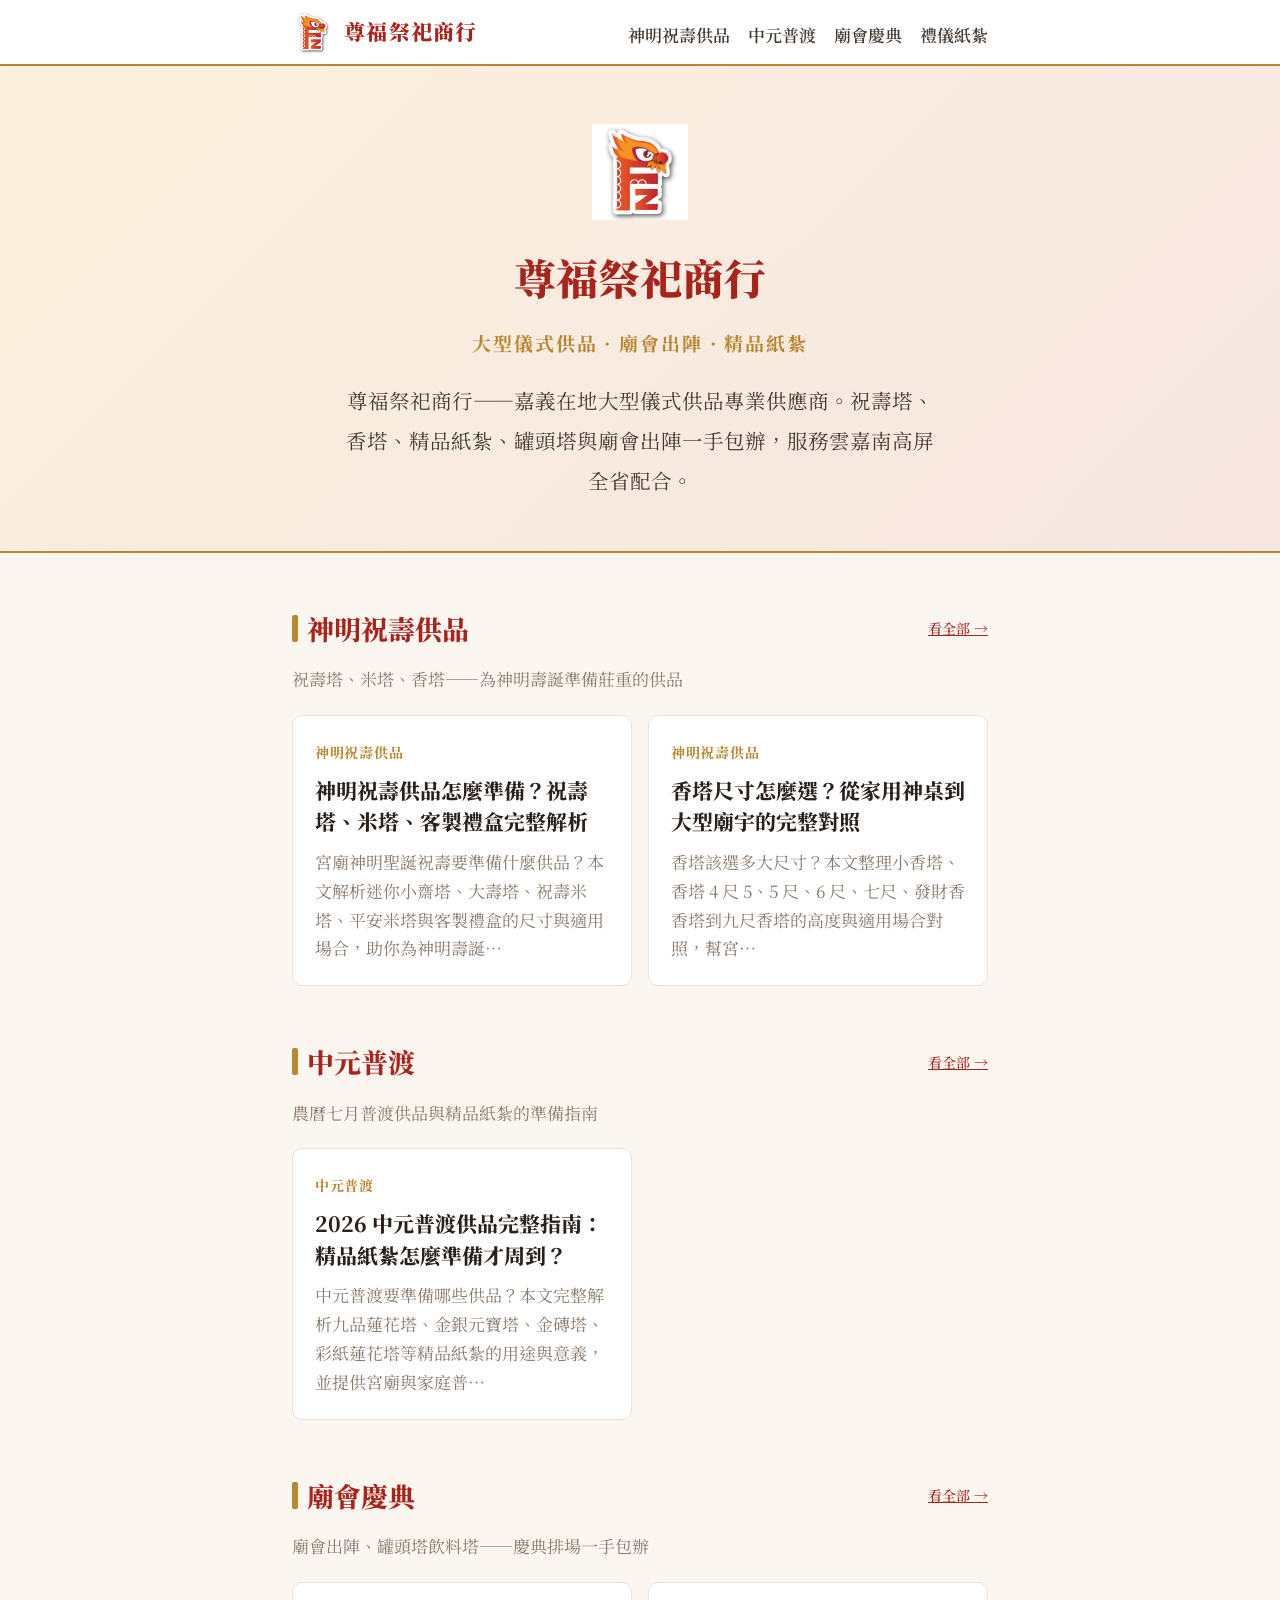
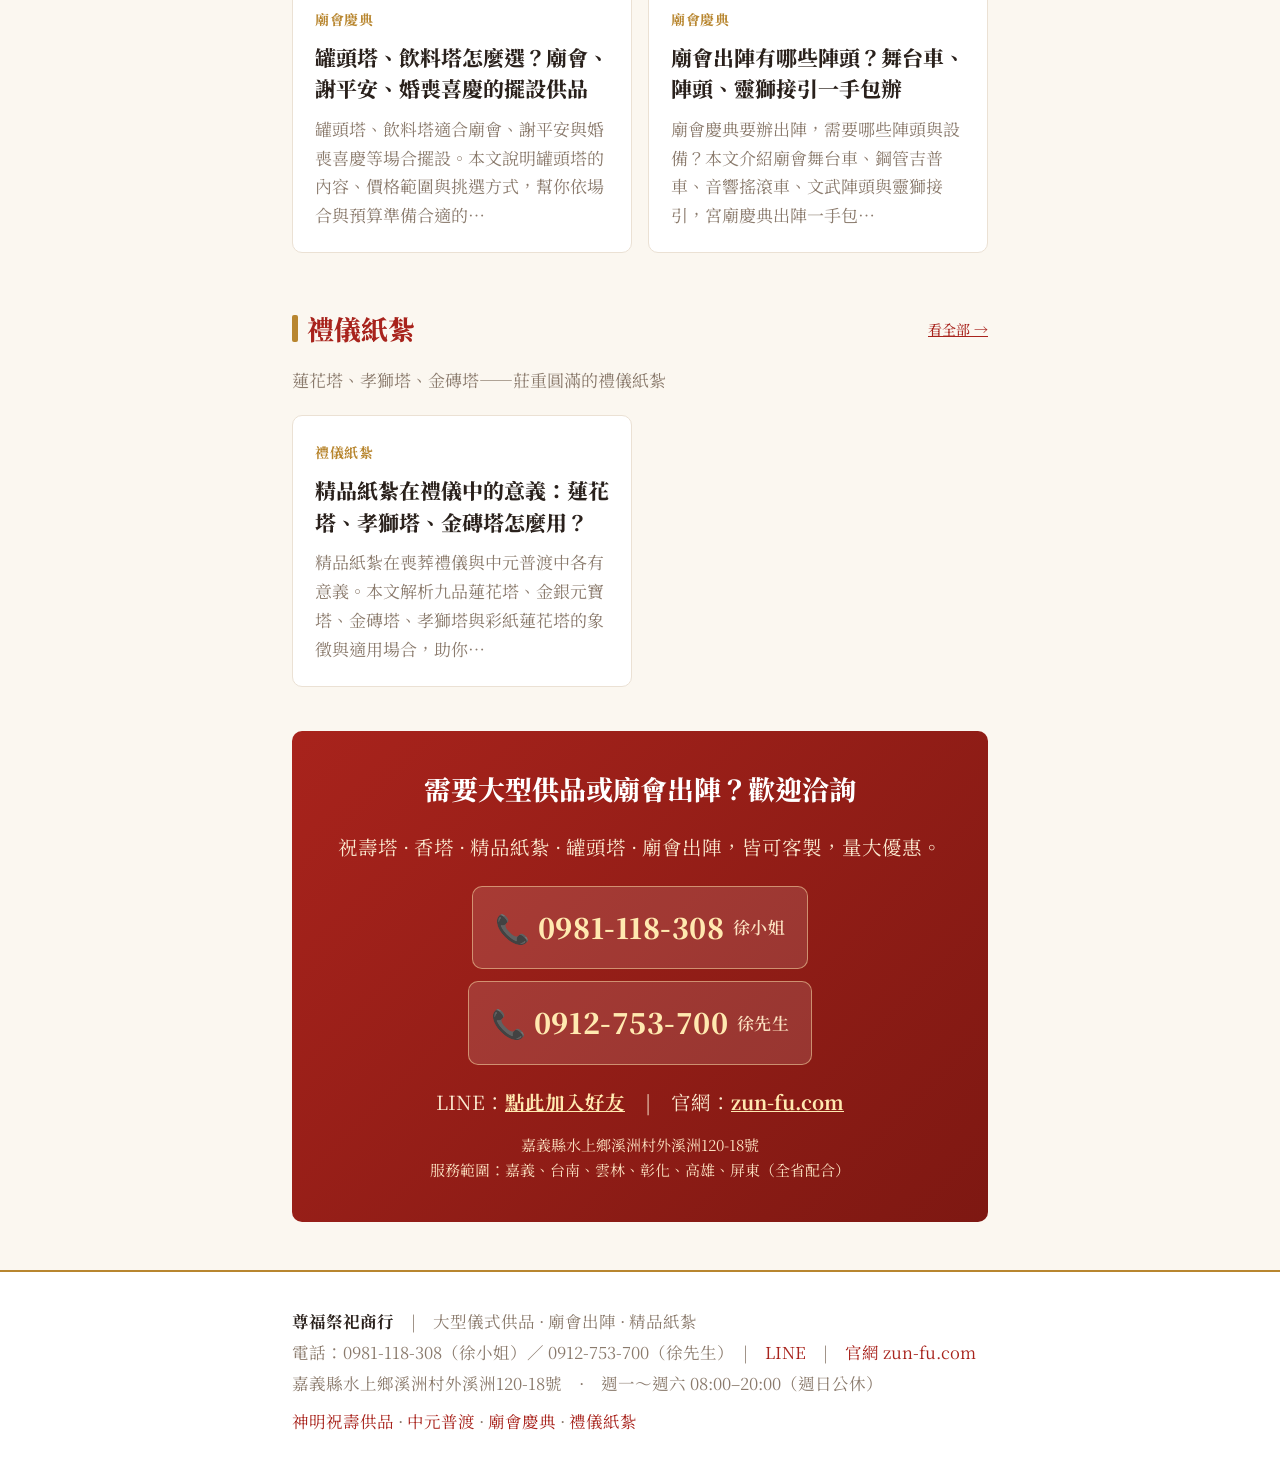
<file: index.html>
<!DOCTYPE html>
<html lang="zh-Hant">
<head>
<meta charset="UTF-8">
<meta name="viewport" content="width=device-width, initial-scale=1">
<title>尊福祭祀商行｜大型儀式供品 · 廟會出陣 · 精品紙紮</title>
<meta name="description" content="尊福祭祀商行——嘉義在地大型儀式供品專業供應商。祝壽塔、香塔、精品紙紮、罐頭塔與廟會出陣一手包辦，服務雲嘉南高屏全省配合。">
<meta property="og:title" content="尊福祭祀商行｜大型儀式供品 · 廟會出陣 · 精品紙紮">
<meta property="og:description" content="尊福祭祀商行——嘉義在地大型儀式供品專業供應商。祝壽塔、香塔、精品紙紮、罐頭塔與廟會出陣一手包辦，服務雲嘉南高屏全省配合。">
<meta property="og:site_name" content="尊福祭祀商行">
<meta property="og:image" content="https://youfuxu.github.io/zunfu-guide/assets/logo.jpg">
<link rel="icon" href="assets/logo.jpg">
<link rel="preconnect" href="https://fonts.googleapis.com"><link rel="preconnect" href="https://fonts.gstatic.com" crossorigin><link href="https://fonts.googleapis.com/css2?family=Noto+Serif+TC:wght@400;500;700;900&display=swap" rel="stylesheet">
<link rel="stylesheet" href="assets/style.css">
</head>
<body>
<div class="topbar"><div class="wrap"><a href="index.html" class="logo" style="display:flex;align-items:center;gap:10px"><img src="assets/logo.jpg" alt="尊福祭祀商行" style="height:42px;width:auto;vertical-align:middle"><span>尊福祭祀商行</span></a><div class="topnav"><a href="zhushou.html">神明祝壽供品</a><a href="zhongyuan.html">中元普渡</a><a href="miaohui.html">廟會慶典</a><a href="liyi.html">禮儀紙紮</a></div></div></div>
<div class="hero"><div class="wrap"><img src="assets/logo.jpg" alt="尊福祭祀商行" style="height:96px;width:auto;margin-bottom:14px"><h1>尊福祭祀商行</h1><div class="sub">大型儀式供品 · 廟會出陣 · 精品紙紮</div><p>尊福祭祀商行——嘉義在地大型儀式供品專業供應商。祝壽塔、香塔、精品紙紮、罐頭塔與廟會出陣一手包辦，服務雲嘉南高屏全省配合。</p></div></div><div class="wrap"><div class="section-title"><span class="bar"></span>神明祝壽供品<a href="zhushou.html" style="font-size:14px;font-weight:500;margin-left:auto">看全部 →</a></div><div class="section-sub">祝壽塔、米塔、香塔——為神明壽誕準備莊重的供品</div><div class="cards"><a class="card" href="posts/shenming-zhushou-gongpin.html"><div class="ct">神明祝壽供品</div><div class="ch">神明祝壽供品怎麼準備？祝壽塔、米塔、客製禮盒完整解析</div><div class="cd">宮廟神明聖誕祝壽要準備什麼供品？本文解析迷你小齋塔、大壽塔、祝壽米塔、平安米塔與客製禮盒的尺寸與適用場合，助你為神明壽誕…</div></a><a class="card" href="posts/xiangta-size-guide.html"><div class="ct">神明祝壽供品</div><div class="ch">香塔尺寸怎麼選？從家用神桌到大型廟宇的完整對照</div><div class="cd">香塔該選多大尺寸？本文整理小香塔、香塔 4 尺 5、5 尺、6 尺、七尺、發財香香塔到九尺香塔的高度與適用場合對照，幫宮…</div></a></div><div class="section-title"><span class="bar"></span>中元普渡<a href="zhongyuan.html" style="font-size:14px;font-weight:500;margin-left:auto">看全部 →</a></div><div class="section-sub">農曆七月普渡供品與精品紙紮的準備指南</div><div class="cards"><a class="card" href="posts/zhongyuan-pudu-guide.html"><div class="ct">中元普渡</div><div class="ch">2026 中元普渡供品完整指南：精品紙紮怎麼準備才周到？</div><div class="cd">中元普渡要準備哪些供品？本文完整解析九品蓮花塔、金銀元寶塔、金磚塔、彩紙蓮花塔等精品紙紮的用途與意義，並提供宮廟與家庭普…</div></a></div><div class="section-title"><span class="bar"></span>廟會慶典<a href="miaohui.html" style="font-size:14px;font-weight:500;margin-left:auto">看全部 →</a></div><div class="section-sub">廟會出陣、罐頭塔飲料塔——慶典排場一手包辦</div><div class="cards"><a class="card" href="posts/guantouta-yinliaota.html"><div class="ct">廟會慶典</div><div class="ch">罐頭塔、飲料塔怎麼選？廟會、謝平安、婚喪喜慶的擺設供品</div><div class="cd">罐頭塔、飲料塔適合廟會、謝平安與婚喪喜慶等場合擺設。本文說明罐頭塔的內容、價格範圍與挑選方式，幫你依場合與預算準備合適的…</div></a><a class="card" href="posts/miaohui-chuzhen-service.html"><div class="ct">廟會慶典</div><div class="ch">廟會出陣有哪些陣頭？舞台車、陣頭、靈獅接引一手包辦</div><div class="cd">廟會慶典要辦出陣，需要哪些陣頭與設備？本文介紹廟會舞台車、鋼管吉普車、音響搖滾車、文武陣頭與靈獅接引，宮廟慶典出陣一手包…</div></a></div><div class="section-title"><span class="bar"></span>禮儀紙紮<a href="liyi.html" style="font-size:14px;font-weight:500;margin-left:auto">看全部 →</a></div><div class="section-sub">蓮花塔、孝獅塔、金磚塔——莊重圓滿的禮儀紙紮</div><div class="cards"><a class="card" href="posts/jingpin-zhizha-liyi.html"><div class="ct">禮儀紙紮</div><div class="ch">精品紙紮在禮儀中的意義：蓮花塔、孝獅塔、金磚塔怎麼用？</div><div class="cd">精品紙紮在喪葬禮儀與中元普渡中各有意義。本文解析九品蓮花塔、金銀元寶塔、金磚塔、孝獅塔與彩紙蓮花塔的象徵與適用場合，助你…</div></a></div><div class="cta"><h3>需要大型供品或廟會出陣？歡迎洽詢</h3><p>祝壽塔 · 香塔 · 精品紙紮 · 罐頭塔 · 廟會出陣，皆可客製，量大優惠。</p><div class="phones"><a class="ph" href="tel:0981118308">📞 0981-118-308<span class="who">徐小姐</span></a><a class="ph" href="tel:0912753700">📞 0912-753-700<span class="who">徐先生</span></a></div><p>LINE：<a href="https://line.me/ti/p/Axsh3-x874" target="_blank" rel="noopener">點此加入好友</a>　|　官網：<a href="https://zun-fu.com/" target="_blank" rel="noopener">zun-fu.com</a></p><p style="font-size:15px;color:#FBE0C0;line-height:1.7">嘉義縣水上鄉溪洲村外溪洲120-18號<br>服務範圍：嘉義、台南、雲林、彰化、高雄、屏東（全省配合）</p></div></div>
<footer><div class="wrap"><div><strong>尊福祭祀商行</strong>　|　大型儀式供品 · 廟會出陣 · 精品紙紮</div><div>電話：0981-118-308（徐小姐）／ 0912-753-700（徐先生）　|　<a href="https://line.me/ti/p/Axsh3-x874" target="_blank" rel="noopener">LINE</a>　|　<a href="https://zun-fu.com/" target="_blank" rel="noopener">官網 zun-fu.com</a></div><div>嘉義縣水上鄉溪洲村外溪洲120-18號　·　週一～週六 08:00–20:00（週日公休）</div><div style="margin-top:6px"><a href="zhushou.html">神明祝壽供品</a> · <a href="zhongyuan.html">中元普渡</a> · <a href="miaohui.html">廟會慶典</a> · <a href="liyi.html">禮儀紙紮</a></div></div></footer>
</body>
</html>
</file>
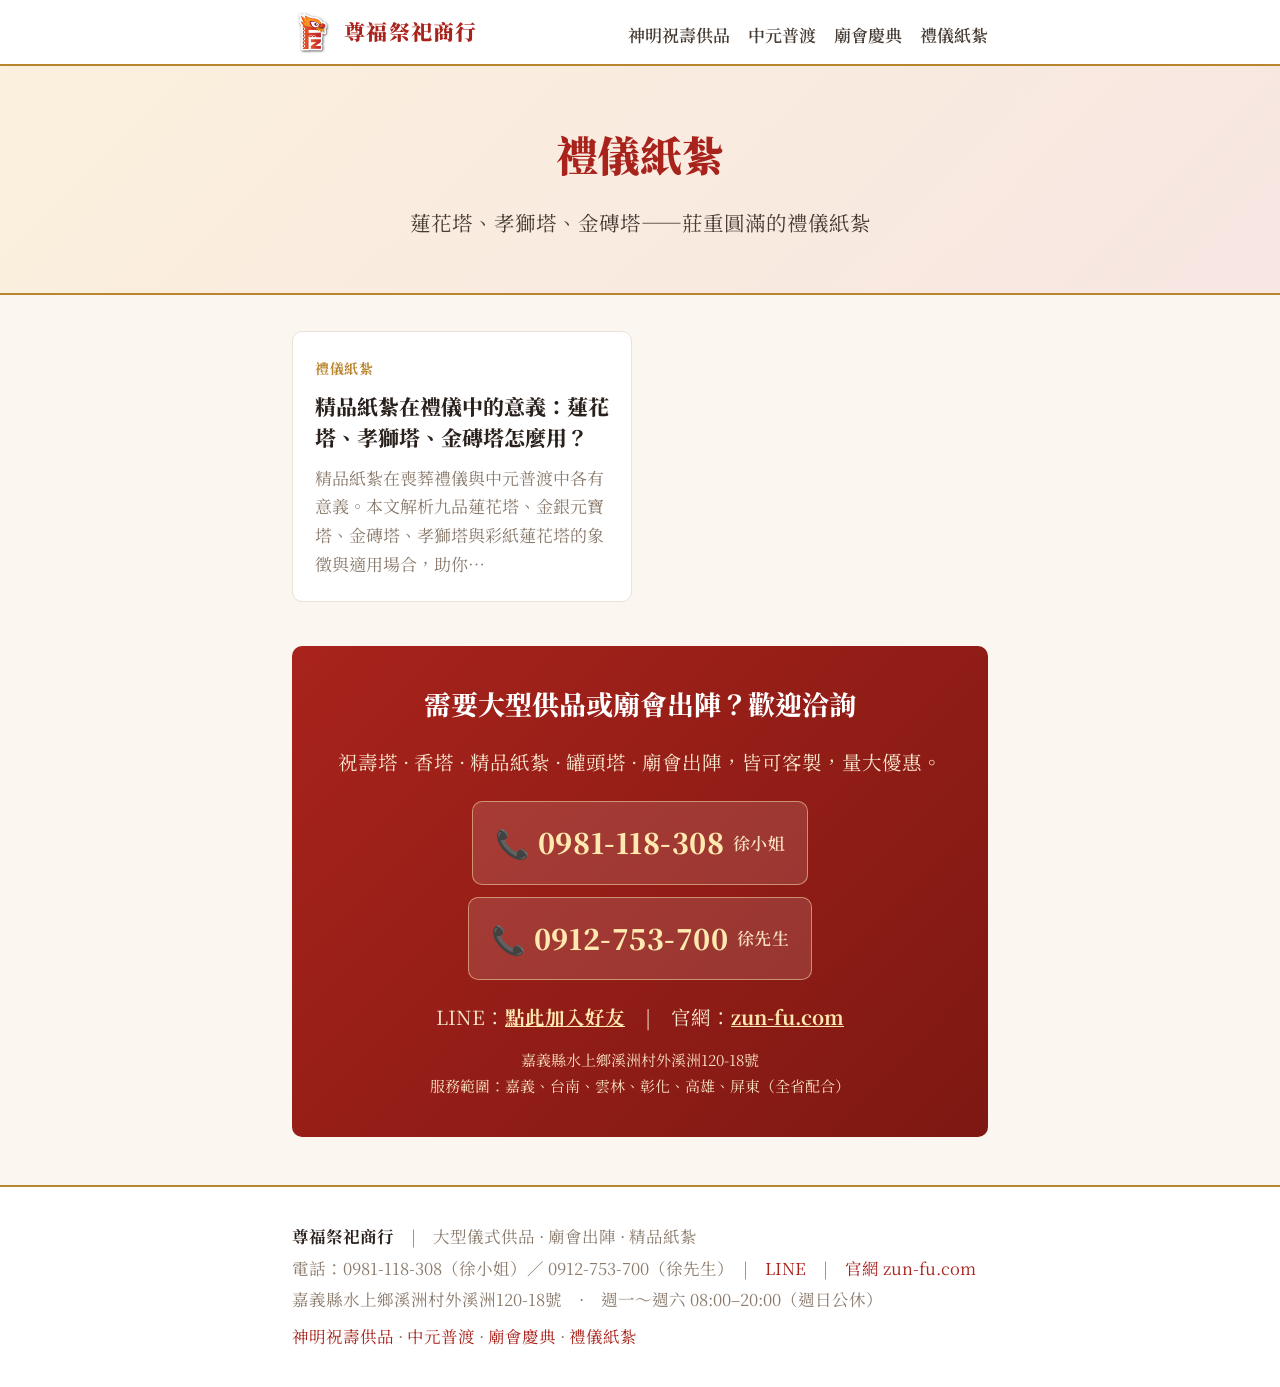
<file: liyi.html>
<!DOCTYPE html>
<html lang="zh-Hant">
<head>
<meta charset="UTF-8">
<meta name="viewport" content="width=device-width, initial-scale=1">
<title>禮儀紙紮｜尊福祭祀商行</title>
<meta name="description" content="禮儀紙紮 — 蓮花塔、孝獅塔、金磚塔——莊重圓滿的禮儀紙紮。尊福祭祀商行">
<meta property="og:title" content="禮儀紙紮｜尊福祭祀商行">
<meta property="og:description" content="禮儀紙紮 — 蓮花塔、孝獅塔、金磚塔——莊重圓滿的禮儀紙紮。尊福祭祀商行">
<meta property="og:site_name" content="尊福祭祀商行">
<meta property="og:image" content="https://youfuxu.github.io/zunfu-guide/assets/logo.jpg">
<link rel="icon" href="assets/logo.jpg">
<link rel="preconnect" href="https://fonts.googleapis.com"><link rel="preconnect" href="https://fonts.gstatic.com" crossorigin><link href="https://fonts.googleapis.com/css2?family=Noto+Serif+TC:wght@400;500;700;900&display=swap" rel="stylesheet">
<link rel="stylesheet" href="assets/style.css">
</head>
<body>
<div class="topbar"><div class="wrap"><a href="index.html" class="logo" style="display:flex;align-items:center;gap:10px"><img src="assets/logo.jpg" alt="尊福祭祀商行" style="height:42px;width:auto;vertical-align:middle"><span>尊福祭祀商行</span></a><div class="topnav"><a href="zhushou.html">神明祝壽供品</a><a href="zhongyuan.html">中元普渡</a><a href="miaohui.html">廟會慶典</a><a href="liyi.html">禮儀紙紮</a></div></div></div>
<div class="hero"><div class="wrap"><h1>禮儀紙紮</h1><p>蓮花塔、孝獅塔、金磚塔——莊重圓滿的禮儀紙紮</p></div></div><div class="wrap"><div class="cards" style="margin-top:36px"><a class="card" href="posts/jingpin-zhizha-liyi.html"><div class="ct">禮儀紙紮</div><div class="ch">精品紙紮在禮儀中的意義：蓮花塔、孝獅塔、金磚塔怎麼用？</div><div class="cd">精品紙紮在喪葬禮儀與中元普渡中各有意義。本文解析九品蓮花塔、金銀元寶塔、金磚塔、孝獅塔與彩紙蓮花塔的象徵與適用場合，助你…</div></a></div><div class="cta"><h3>需要大型供品或廟會出陣？歡迎洽詢</h3><p>祝壽塔 · 香塔 · 精品紙紮 · 罐頭塔 · 廟會出陣，皆可客製，量大優惠。</p><div class="phones"><a class="ph" href="tel:0981118308">📞 0981-118-308<span class="who">徐小姐</span></a><a class="ph" href="tel:0912753700">📞 0912-753-700<span class="who">徐先生</span></a></div><p>LINE：<a href="https://line.me/ti/p/Axsh3-x874" target="_blank" rel="noopener">點此加入好友</a>　|　官網：<a href="https://zun-fu.com/" target="_blank" rel="noopener">zun-fu.com</a></p><p style="font-size:15px;color:#FBE0C0;line-height:1.7">嘉義縣水上鄉溪洲村外溪洲120-18號<br>服務範圍：嘉義、台南、雲林、彰化、高雄、屏東（全省配合）</p></div></div>
<footer><div class="wrap"><div><strong>尊福祭祀商行</strong>　|　大型儀式供品 · 廟會出陣 · 精品紙紮</div><div>電話：0981-118-308（徐小姐）／ 0912-753-700（徐先生）　|　<a href="https://line.me/ti/p/Axsh3-x874" target="_blank" rel="noopener">LINE</a>　|　<a href="https://zun-fu.com/" target="_blank" rel="noopener">官網 zun-fu.com</a></div><div>嘉義縣水上鄉溪洲村外溪洲120-18號　·　週一～週六 08:00–20:00（週日公休）</div><div style="margin-top:6px"><a href="zhushou.html">神明祝壽供品</a> · <a href="zhongyuan.html">中元普渡</a> · <a href="miaohui.html">廟會慶典</a> · <a href="liyi.html">禮儀紙紮</a></div></div></footer>
</body>
</html>
</file>
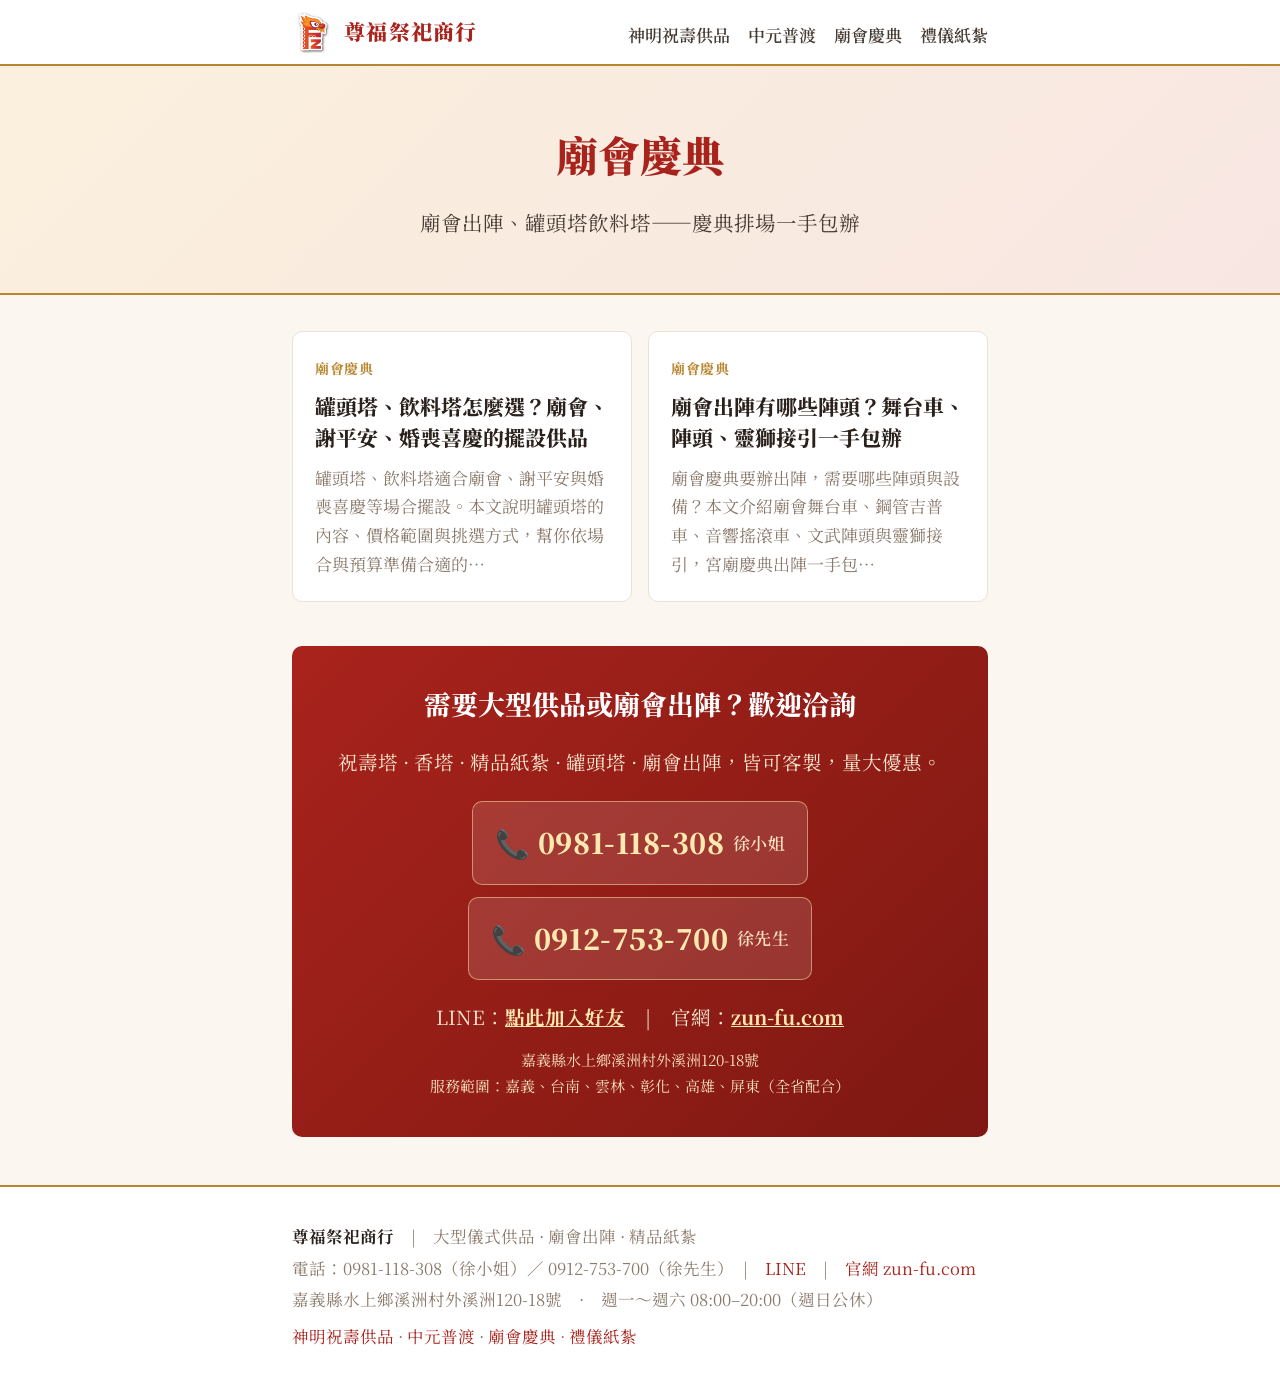
<file: miaohui.html>
<!DOCTYPE html>
<html lang="zh-Hant">
<head>
<meta charset="UTF-8">
<meta name="viewport" content="width=device-width, initial-scale=1">
<title>廟會慶典｜尊福祭祀商行</title>
<meta name="description" content="廟會慶典 — 廟會出陣、罐頭塔飲料塔——慶典排場一手包辦。尊福祭祀商行">
<meta property="og:title" content="廟會慶典｜尊福祭祀商行">
<meta property="og:description" content="廟會慶典 — 廟會出陣、罐頭塔飲料塔——慶典排場一手包辦。尊福祭祀商行">
<meta property="og:site_name" content="尊福祭祀商行">
<meta property="og:image" content="https://youfuxu.github.io/zunfu-guide/assets/logo.jpg">
<link rel="icon" href="assets/logo.jpg">
<link rel="preconnect" href="https://fonts.googleapis.com"><link rel="preconnect" href="https://fonts.gstatic.com" crossorigin><link href="https://fonts.googleapis.com/css2?family=Noto+Serif+TC:wght@400;500;700;900&display=swap" rel="stylesheet">
<link rel="stylesheet" href="assets/style.css">
</head>
<body>
<div class="topbar"><div class="wrap"><a href="index.html" class="logo" style="display:flex;align-items:center;gap:10px"><img src="assets/logo.jpg" alt="尊福祭祀商行" style="height:42px;width:auto;vertical-align:middle"><span>尊福祭祀商行</span></a><div class="topnav"><a href="zhushou.html">神明祝壽供品</a><a href="zhongyuan.html">中元普渡</a><a href="miaohui.html">廟會慶典</a><a href="liyi.html">禮儀紙紮</a></div></div></div>
<div class="hero"><div class="wrap"><h1>廟會慶典</h1><p>廟會出陣、罐頭塔飲料塔——慶典排場一手包辦</p></div></div><div class="wrap"><div class="cards" style="margin-top:36px"><a class="card" href="posts/guantouta-yinliaota.html"><div class="ct">廟會慶典</div><div class="ch">罐頭塔、飲料塔怎麼選？廟會、謝平安、婚喪喜慶的擺設供品</div><div class="cd">罐頭塔、飲料塔適合廟會、謝平安與婚喪喜慶等場合擺設。本文說明罐頭塔的內容、價格範圍與挑選方式，幫你依場合與預算準備合適的…</div></a><a class="card" href="posts/miaohui-chuzhen-service.html"><div class="ct">廟會慶典</div><div class="ch">廟會出陣有哪些陣頭？舞台車、陣頭、靈獅接引一手包辦</div><div class="cd">廟會慶典要辦出陣，需要哪些陣頭與設備？本文介紹廟會舞台車、鋼管吉普車、音響搖滾車、文武陣頭與靈獅接引，宮廟慶典出陣一手包…</div></a></div><div class="cta"><h3>需要大型供品或廟會出陣？歡迎洽詢</h3><p>祝壽塔 · 香塔 · 精品紙紮 · 罐頭塔 · 廟會出陣，皆可客製，量大優惠。</p><div class="phones"><a class="ph" href="tel:0981118308">📞 0981-118-308<span class="who">徐小姐</span></a><a class="ph" href="tel:0912753700">📞 0912-753-700<span class="who">徐先生</span></a></div><p>LINE：<a href="https://line.me/ti/p/Axsh3-x874" target="_blank" rel="noopener">點此加入好友</a>　|　官網：<a href="https://zun-fu.com/" target="_blank" rel="noopener">zun-fu.com</a></p><p style="font-size:15px;color:#FBE0C0;line-height:1.7">嘉義縣水上鄉溪洲村外溪洲120-18號<br>服務範圍：嘉義、台南、雲林、彰化、高雄、屏東（全省配合）</p></div></div>
<footer><div class="wrap"><div><strong>尊福祭祀商行</strong>　|　大型儀式供品 · 廟會出陣 · 精品紙紮</div><div>電話：0981-118-308（徐小姐）／ 0912-753-700（徐先生）　|　<a href="https://line.me/ti/p/Axsh3-x874" target="_blank" rel="noopener">LINE</a>　|　<a href="https://zun-fu.com/" target="_blank" rel="noopener">官網 zun-fu.com</a></div><div>嘉義縣水上鄉溪洲村外溪洲120-18號　·　週一～週六 08:00–20:00（週日公休）</div><div style="margin-top:6px"><a href="zhushou.html">神明祝壽供品</a> · <a href="zhongyuan.html">中元普渡</a> · <a href="miaohui.html">廟會慶典</a> · <a href="liyi.html">禮儀紙紮</a></div></div></footer>
</body>
</html>
</file>
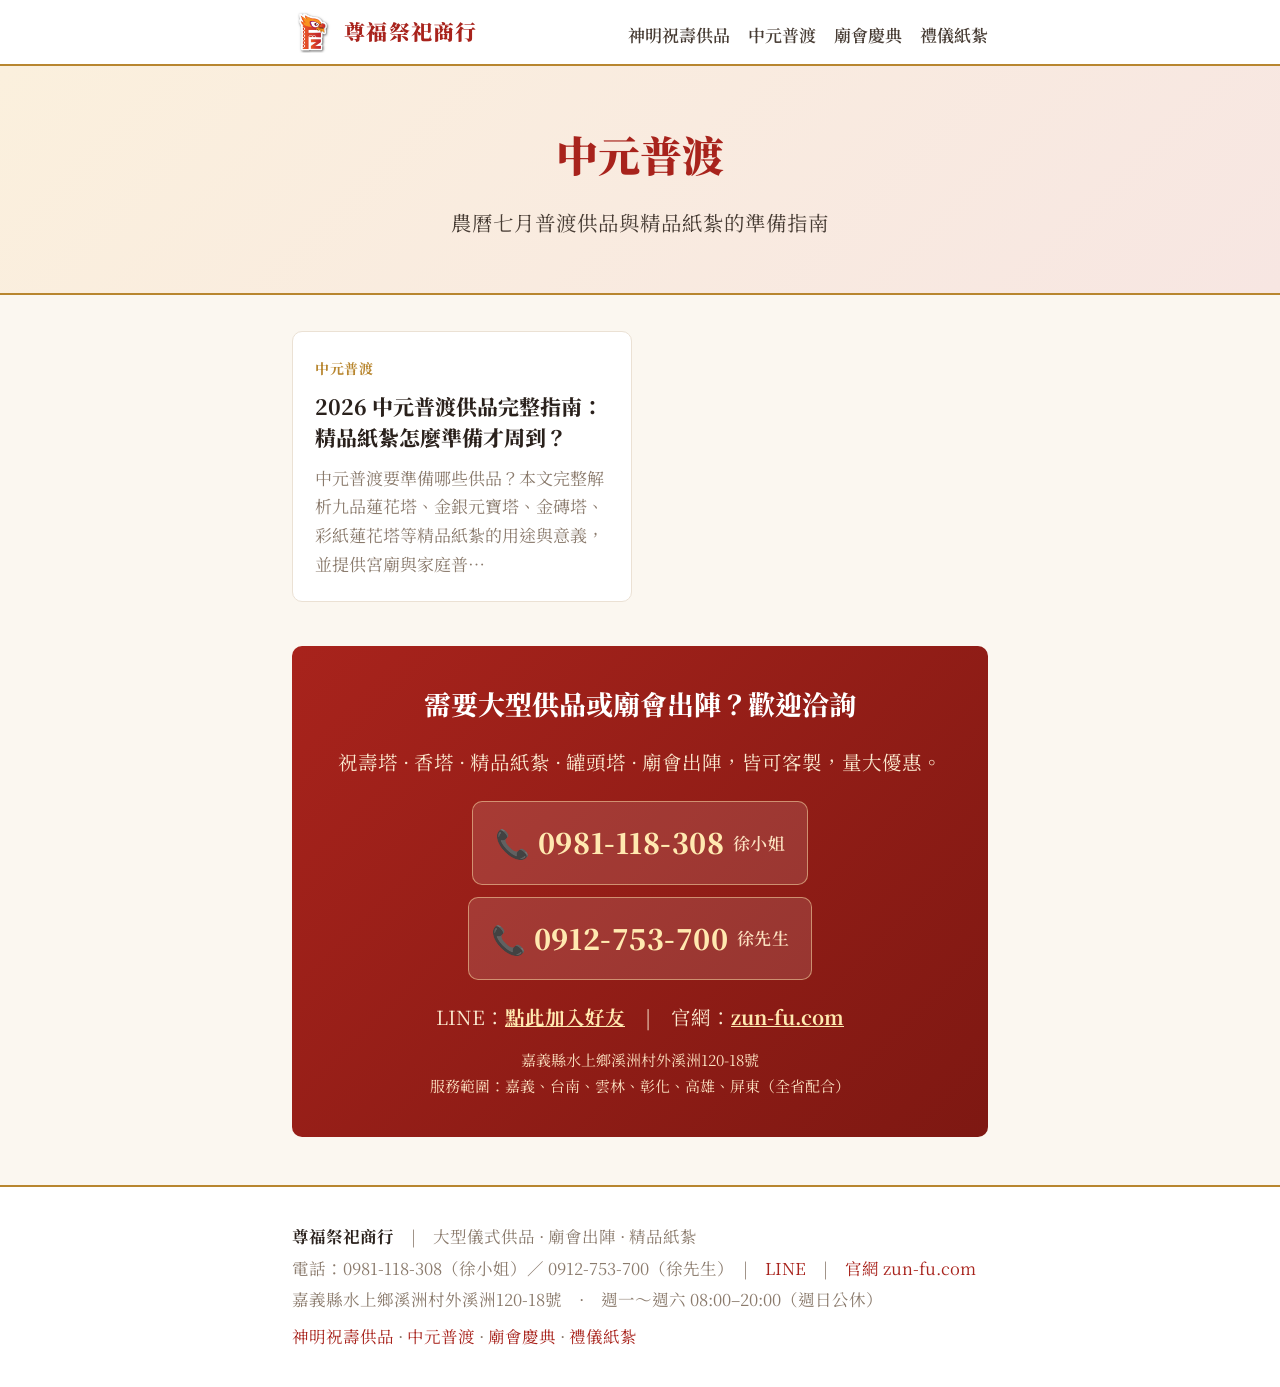
<file: zhongyuan.html>
<!DOCTYPE html>
<html lang="zh-Hant">
<head>
<meta charset="UTF-8">
<meta name="viewport" content="width=device-width, initial-scale=1">
<title>中元普渡｜尊福祭祀商行</title>
<meta name="description" content="中元普渡 — 農曆七月普渡供品與精品紙紮的準備指南。尊福祭祀商行">
<meta property="og:title" content="中元普渡｜尊福祭祀商行">
<meta property="og:description" content="中元普渡 — 農曆七月普渡供品與精品紙紮的準備指南。尊福祭祀商行">
<meta property="og:site_name" content="尊福祭祀商行">
<meta property="og:image" content="https://youfuxu.github.io/zunfu-guide/assets/logo.jpg">
<link rel="icon" href="assets/logo.jpg">
<link rel="preconnect" href="https://fonts.googleapis.com"><link rel="preconnect" href="https://fonts.gstatic.com" crossorigin><link href="https://fonts.googleapis.com/css2?family=Noto+Serif+TC:wght@400;500;700;900&display=swap" rel="stylesheet">
<link rel="stylesheet" href="assets/style.css">
</head>
<body>
<div class="topbar"><div class="wrap"><a href="index.html" class="logo" style="display:flex;align-items:center;gap:10px"><img src="assets/logo.jpg" alt="尊福祭祀商行" style="height:42px;width:auto;vertical-align:middle"><span>尊福祭祀商行</span></a><div class="topnav"><a href="zhushou.html">神明祝壽供品</a><a href="zhongyuan.html">中元普渡</a><a href="miaohui.html">廟會慶典</a><a href="liyi.html">禮儀紙紮</a></div></div></div>
<div class="hero"><div class="wrap"><h1>中元普渡</h1><p>農曆七月普渡供品與精品紙紮的準備指南</p></div></div><div class="wrap"><div class="cards" style="margin-top:36px"><a class="card" href="posts/zhongyuan-pudu-guide.html"><div class="ct">中元普渡</div><div class="ch">2026 中元普渡供品完整指南：精品紙紮怎麼準備才周到？</div><div class="cd">中元普渡要準備哪些供品？本文完整解析九品蓮花塔、金銀元寶塔、金磚塔、彩紙蓮花塔等精品紙紮的用途與意義，並提供宮廟與家庭普…</div></a></div><div class="cta"><h3>需要大型供品或廟會出陣？歡迎洽詢</h3><p>祝壽塔 · 香塔 · 精品紙紮 · 罐頭塔 · 廟會出陣，皆可客製，量大優惠。</p><div class="phones"><a class="ph" href="tel:0981118308">📞 0981-118-308<span class="who">徐小姐</span></a><a class="ph" href="tel:0912753700">📞 0912-753-700<span class="who">徐先生</span></a></div><p>LINE：<a href="https://line.me/ti/p/Axsh3-x874" target="_blank" rel="noopener">點此加入好友</a>　|　官網：<a href="https://zun-fu.com/" target="_blank" rel="noopener">zun-fu.com</a></p><p style="font-size:15px;color:#FBE0C0;line-height:1.7">嘉義縣水上鄉溪洲村外溪洲120-18號<br>服務範圍：嘉義、台南、雲林、彰化、高雄、屏東（全省配合）</p></div></div>
<footer><div class="wrap"><div><strong>尊福祭祀商行</strong>　|　大型儀式供品 · 廟會出陣 · 精品紙紮</div><div>電話：0981-118-308（徐小姐）／ 0912-753-700（徐先生）　|　<a href="https://line.me/ti/p/Axsh3-x874" target="_blank" rel="noopener">LINE</a>　|　<a href="https://zun-fu.com/" target="_blank" rel="noopener">官網 zun-fu.com</a></div><div>嘉義縣水上鄉溪洲村外溪洲120-18號　·　週一～週六 08:00–20:00（週日公休）</div><div style="margin-top:6px"><a href="zhushou.html">神明祝壽供品</a> · <a href="zhongyuan.html">中元普渡</a> · <a href="miaohui.html">廟會慶典</a> · <a href="liyi.html">禮儀紙紮</a></div></div></footer>
</body>
</html>
</file>
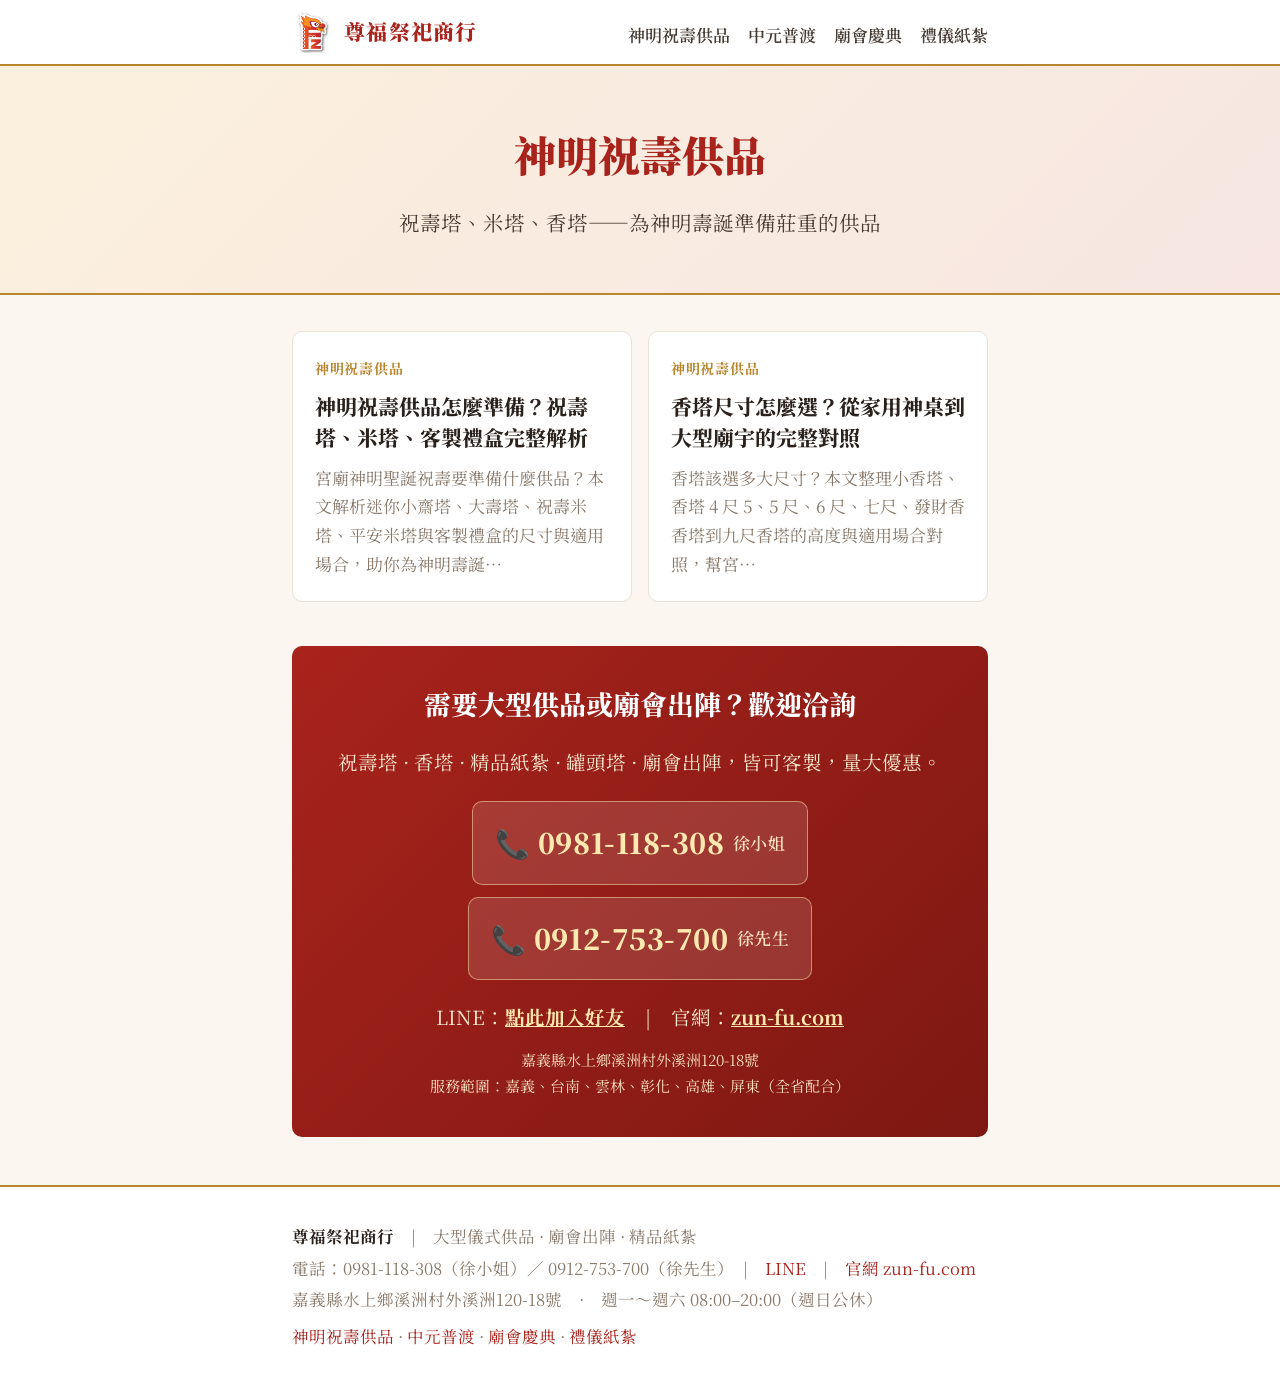
<file: zhushou.html>
<!DOCTYPE html>
<html lang="zh-Hant">
<head>
<meta charset="UTF-8">
<meta name="viewport" content="width=device-width, initial-scale=1">
<title>神明祝壽供品｜尊福祭祀商行</title>
<meta name="description" content="神明祝壽供品 — 祝壽塔、米塔、香塔——為神明壽誕準備莊重的供品。尊福祭祀商行">
<meta property="og:title" content="神明祝壽供品｜尊福祭祀商行">
<meta property="og:description" content="神明祝壽供品 — 祝壽塔、米塔、香塔——為神明壽誕準備莊重的供品。尊福祭祀商行">
<meta property="og:site_name" content="尊福祭祀商行">
<meta property="og:image" content="https://youfuxu.github.io/zunfu-guide/assets/logo.jpg">
<link rel="icon" href="assets/logo.jpg">
<link rel="preconnect" href="https://fonts.googleapis.com"><link rel="preconnect" href="https://fonts.gstatic.com" crossorigin><link href="https://fonts.googleapis.com/css2?family=Noto+Serif+TC:wght@400;500;700;900&display=swap" rel="stylesheet">
<link rel="stylesheet" href="assets/style.css">
</head>
<body>
<div class="topbar"><div class="wrap"><a href="index.html" class="logo" style="display:flex;align-items:center;gap:10px"><img src="assets/logo.jpg" alt="尊福祭祀商行" style="height:42px;width:auto;vertical-align:middle"><span>尊福祭祀商行</span></a><div class="topnav"><a href="zhushou.html">神明祝壽供品</a><a href="zhongyuan.html">中元普渡</a><a href="miaohui.html">廟會慶典</a><a href="liyi.html">禮儀紙紮</a></div></div></div>
<div class="hero"><div class="wrap"><h1>神明祝壽供品</h1><p>祝壽塔、米塔、香塔——為神明壽誕準備莊重的供品</p></div></div><div class="wrap"><div class="cards" style="margin-top:36px"><a class="card" href="posts/shenming-zhushou-gongpin.html"><div class="ct">神明祝壽供品</div><div class="ch">神明祝壽供品怎麼準備？祝壽塔、米塔、客製禮盒完整解析</div><div class="cd">宮廟神明聖誕祝壽要準備什麼供品？本文解析迷你小齋塔、大壽塔、祝壽米塔、平安米塔與客製禮盒的尺寸與適用場合，助你為神明壽誕…</div></a><a class="card" href="posts/xiangta-size-guide.html"><div class="ct">神明祝壽供品</div><div class="ch">香塔尺寸怎麼選？從家用神桌到大型廟宇的完整對照</div><div class="cd">香塔該選多大尺寸？本文整理小香塔、香塔 4 尺 5、5 尺、6 尺、七尺、發財香香塔到九尺香塔的高度與適用場合對照，幫宮…</div></a></div><div class="cta"><h3>需要大型供品或廟會出陣？歡迎洽詢</h3><p>祝壽塔 · 香塔 · 精品紙紮 · 罐頭塔 · 廟會出陣，皆可客製，量大優惠。</p><div class="phones"><a class="ph" href="tel:0981118308">📞 0981-118-308<span class="who">徐小姐</span></a><a class="ph" href="tel:0912753700">📞 0912-753-700<span class="who">徐先生</span></a></div><p>LINE：<a href="https://line.me/ti/p/Axsh3-x874" target="_blank" rel="noopener">點此加入好友</a>　|　官網：<a href="https://zun-fu.com/" target="_blank" rel="noopener">zun-fu.com</a></p><p style="font-size:15px;color:#FBE0C0;line-height:1.7">嘉義縣水上鄉溪洲村外溪洲120-18號<br>服務範圍：嘉義、台南、雲林、彰化、高雄、屏東（全省配合）</p></div></div>
<footer><div class="wrap"><div><strong>尊福祭祀商行</strong>　|　大型儀式供品 · 廟會出陣 · 精品紙紮</div><div>電話：0981-118-308（徐小姐）／ 0912-753-700（徐先生）　|　<a href="https://line.me/ti/p/Axsh3-x874" target="_blank" rel="noopener">LINE</a>　|　<a href="https://zun-fu.com/" target="_blank" rel="noopener">官網 zun-fu.com</a></div><div>嘉義縣水上鄉溪洲村外溪洲120-18號　·　週一～週六 08:00–20:00（週日公休）</div><div style="margin-top:6px"><a href="zhushou.html">神明祝壽供品</a> · <a href="zhongyuan.html">中元普渡</a> · <a href="miaohui.html">廟會慶典</a> · <a href="liyi.html">禮儀紙紮</a></div></div></footer>
</body>
</html>
</file>
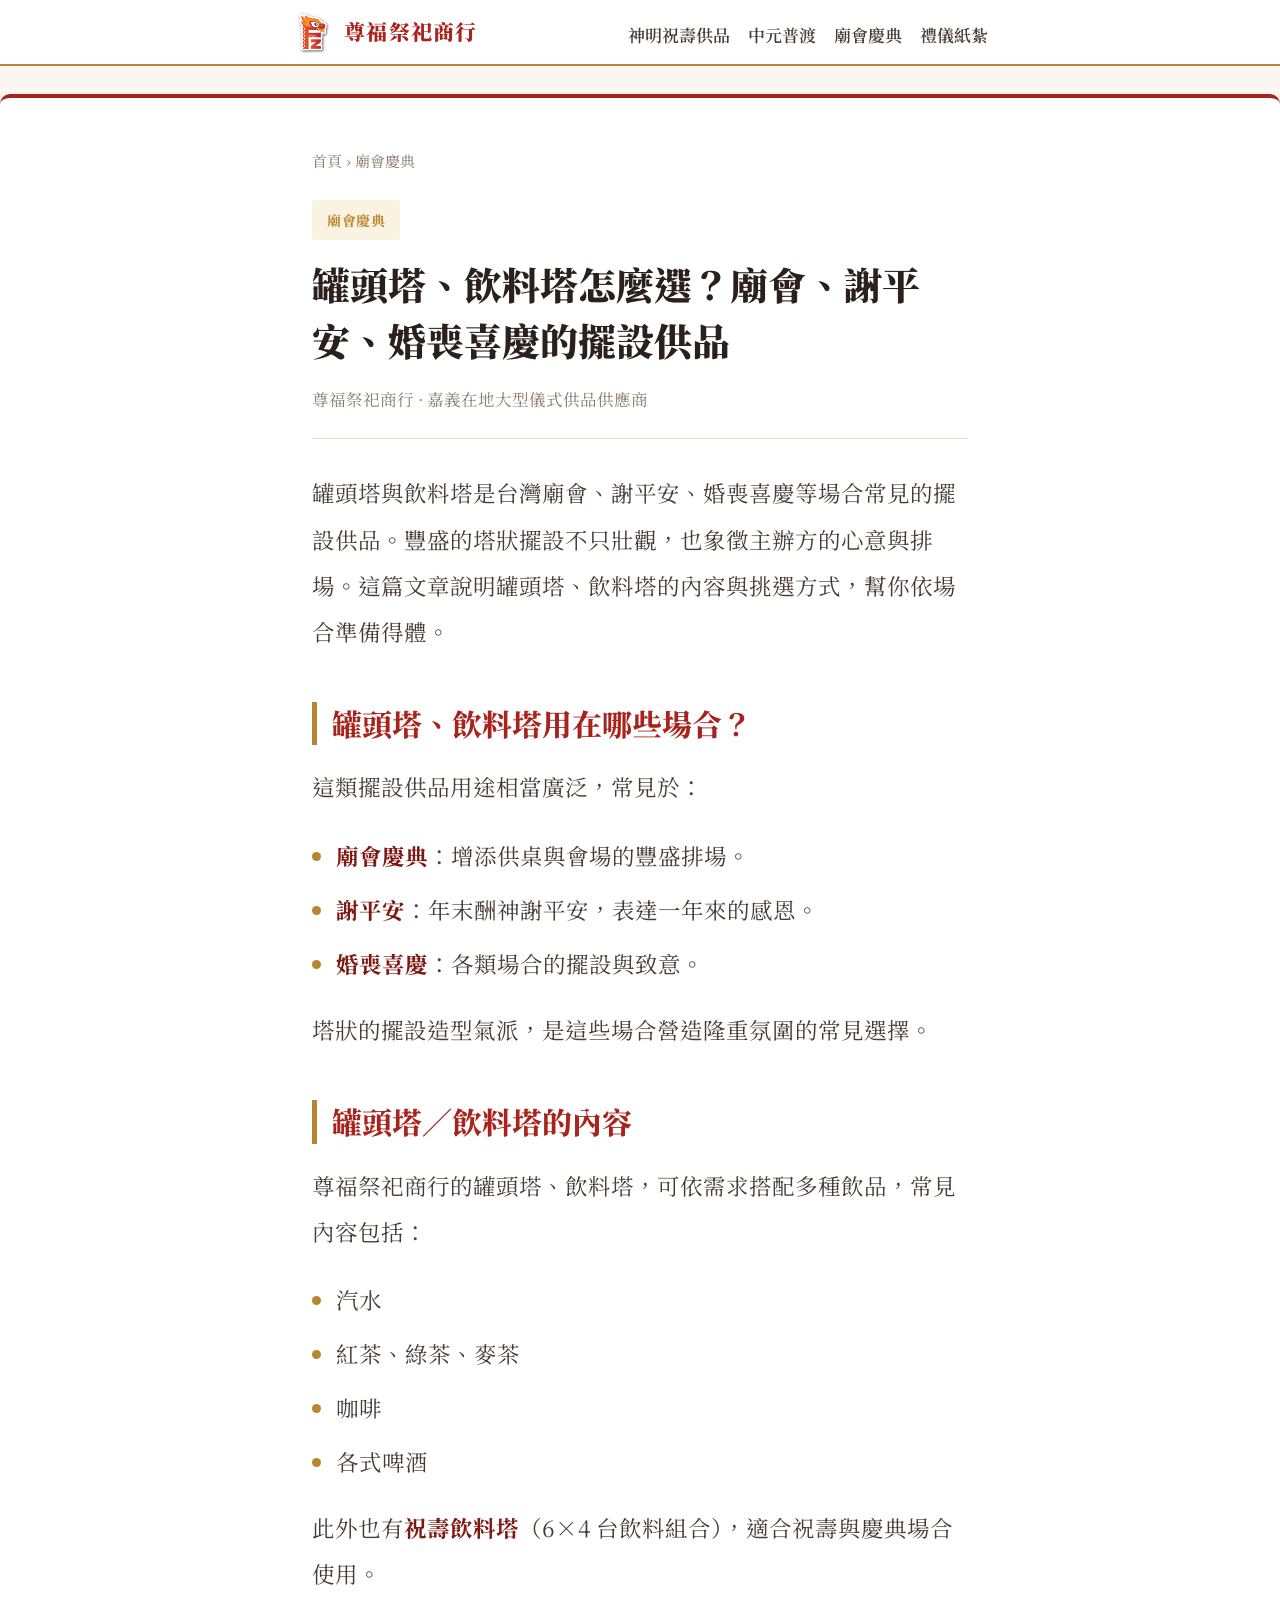
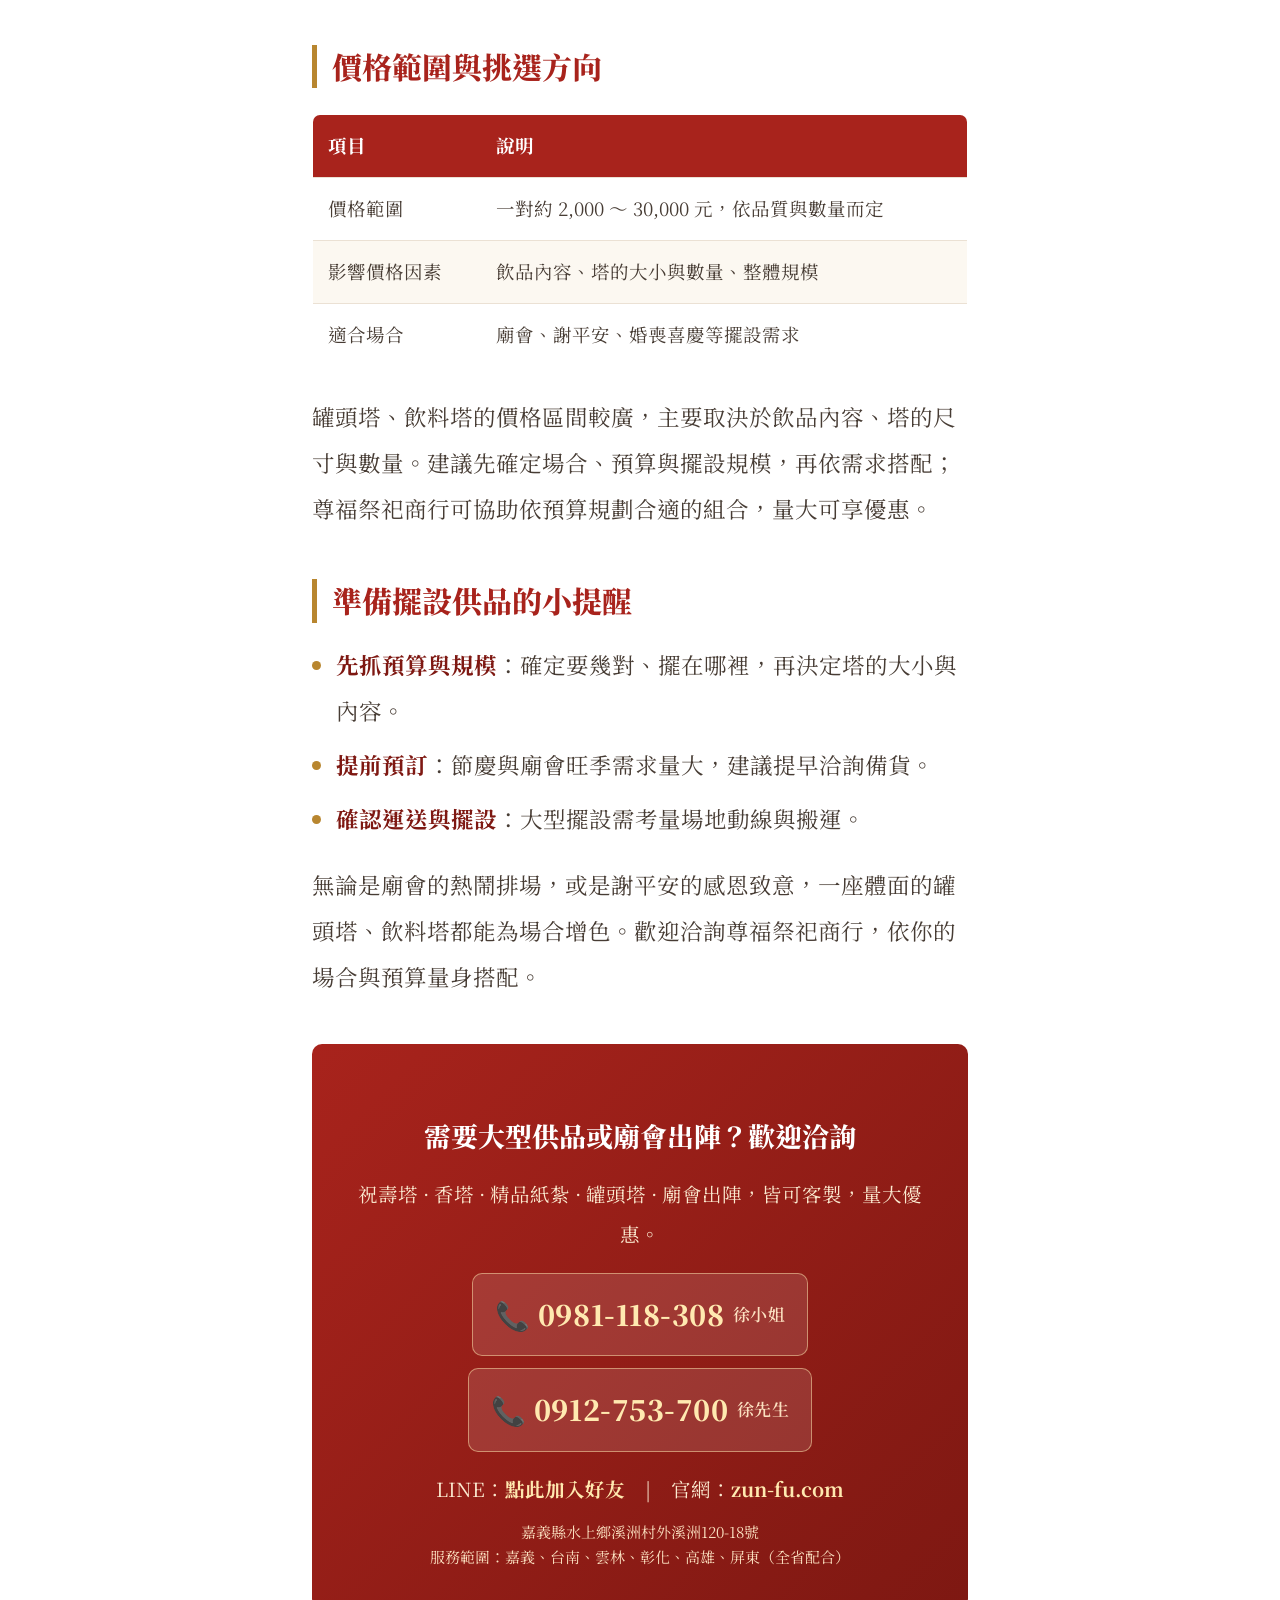
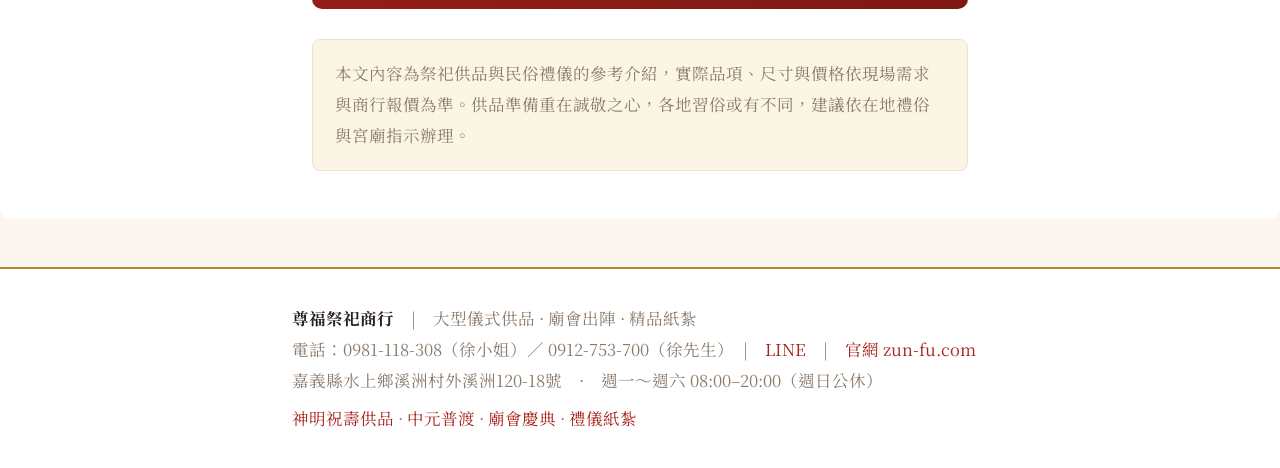
<file: posts/guantouta-yinliaota.html>
<!DOCTYPE html>
<html lang="zh-Hant">
<head>
<meta charset="UTF-8">
<meta name="viewport" content="width=device-width, initial-scale=1">
<title>罐頭塔飲料塔推薦｜廟會謝平安婚喪喜慶擺設怎麼準備｜尊福祭祀商行</title>
<meta name="description" content="罐頭塔、飲料塔適合廟會、謝平安與婚喪喜慶等場合擺設。本文說明罐頭塔的內容、價格範圍與挑選方式，幫你依場合與預算準備合適的擺設供品。">
<meta property="og:type" content="article">
<meta property="og:title" content="罐頭塔飲料塔推薦｜廟會謝平安婚喪喜慶擺設怎麼準備">
<meta property="og:description" content="罐頭塔、飲料塔適合廟會、謝平安與婚喪喜慶等場合擺設。本文說明罐頭塔的內容、價格範圍與挑選方式，幫你依場合與預算準備合適的擺設供品。">
<meta property="og:url" content="https://youfuxu.github.io/zunfu-guide/posts/guantouta-yinliaota.html">
<meta property="og:site_name" content="尊福祭祀商行">
<meta property="og:image" content="https://youfuxu.github.io/zunfu-guide/assets/logo.jpg">
<link rel="icon" href="../assets/logo.jpg">
<link rel="preconnect" href="https://fonts.googleapis.com"><link rel="preconnect" href="https://fonts.gstatic.com" crossorigin><link href="https://fonts.googleapis.com/css2?family=Noto+Serif+TC:wght@400;500;700;900&display=swap" rel="stylesheet">
<link rel="stylesheet" href="../assets/style.css">
</head>
<body>
<div class="topbar"><div class="wrap"><a href="../index.html" class="logo" style="display:flex;align-items:center;gap:10px"><img src="../assets/logo.jpg" alt="尊福祭祀商行" style="height:42px;width:auto;vertical-align:middle"><span>尊福祭祀商行</span></a><div class="topnav"><a href="../zhushou.html">神明祝壽供品</a><a href="../zhongyuan.html">中元普渡</a><a href="../miaohui.html">廟會慶典</a><a href="../liyi.html">禮儀紙紮</a></div></div></div>
<article><div class="wrap">
  <div class="crumb"><a href="../index.html">首頁</a> › <a href="../miaohui.html">廟會慶典</a></div>
  <span class="pill">廟會慶典</span>
  <h1>罐頭塔、飲料塔怎麼選？廟會、謝平安、婚喪喜慶的擺設供品</h1>
  <div class="byline">尊福祭祀商行 · 嘉義在地大型儀式供品供應商</div>
  <p>罐頭塔與飲料塔是台灣廟會、謝平安、婚喪喜慶等場合常見的擺設供品。豐盛的塔狀擺設不只壯觀，也象徵主辦方的心意與排場。這篇文章說明罐頭塔、飲料塔的內容與挑選方式，幫你依場合準備得體。</p>
<h2>罐頭塔、飲料塔用在哪些場合？</h2>
<p>這類擺設供品用途相當廣泛，常見於：</p>
<ul>
<li><strong>廟會慶典</strong>：增添供桌與會場的豐盛排場。</li>
<li><strong>謝平安</strong>：年末酬神謝平安，表達一年來的感恩。</li>
<li><strong>婚喪喜慶</strong>：各類場合的擺設與致意。</li>
</ul>
<p>塔狀的擺設造型氣派，是這些場合營造隆重氛圍的常見選擇。</p>
<h2>罐頭塔／飲料塔的內容</h2>
<p>尊福祭祀商行的罐頭塔、飲料塔，可依需求搭配多種飲品，常見內容包括：</p>
<ul>
<li>汽水</li>
<li>紅茶、綠茶、麥茶</li>
<li>咖啡</li>
<li>各式啤酒</li>
</ul>
<p>此外也有<strong>祝壽飲料塔</strong>（6×4 台飲料組合），適合祝壽與慶典場合使用。</p>
<h2>價格範圍與挑選方向</h2>
<div class="table-scroll"><table>
<thead>
<tr>
<th>項目</th>
<th>說明</th>
</tr>
</thead>
<tbody>
<tr>
<td>價格範圍</td>
<td>一對約 2,000 ～ 30,000 元，依品質與數量而定</td>
</tr>
<tr>
<td>影響價格因素</td>
<td>飲品內容、塔的大小與數量、整體規模</td>
</tr>
<tr>
<td>適合場合</td>
<td>廟會、謝平安、婚喪喜慶等擺設需求</td>
</tr>
</tbody>
</table></div>
<p>罐頭塔、飲料塔的價格區間較廣，主要取決於飲品內容、塔的尺寸與數量。建議先確定場合、預算與擺設規模，再依需求搭配；尊福祭祀商行可協助依預算規劃合適的組合，量大可享優惠。</p>
<h2>準備擺設供品的小提醒</h2>
<ul>
<li><strong>先抓預算與規模</strong>：確定要幾對、擺在哪裡，再決定塔的大小與內容。</li>
<li><strong>提前預訂</strong>：節慶與廟會旺季需求量大，建議提早洽詢備貨。</li>
<li><strong>確認運送與擺設</strong>：大型擺設需考量場地動線與搬運。</li>
</ul>
<p>無論是廟會的熱鬧排場，或是謝平安的感恩致意，一座體面的罐頭塔、飲料塔都能為場合增色。歡迎洽詢尊福祭祀商行，依你的場合與預算量身搭配。</p>
  <div class="cta"><h3>需要大型供品或廟會出陣？歡迎洽詢</h3><p>祝壽塔 · 香塔 · 精品紙紮 · 罐頭塔 · 廟會出陣，皆可客製，量大優惠。</p><div class="phones"><a class="ph" href="tel:0981118308">📞 0981-118-308<span class="who">徐小姐</span></a><a class="ph" href="tel:0912753700">📞 0912-753-700<span class="who">徐先生</span></a></div><p>LINE：<a href="https://line.me/ti/p/Axsh3-x874" target="_blank" rel="noopener">點此加入好友</a>　|　官網：<a href="https://zun-fu.com/" target="_blank" rel="noopener">zun-fu.com</a></p><p style="font-size:15px;color:#FBE0C0;line-height:1.7">嘉義縣水上鄉溪洲村外溪洲120-18號<br>服務範圍：嘉義、台南、雲林、彰化、高雄、屏東（全省配合）</p></div>
  <p class="note">本文內容為祭祀供品與民俗禮儀的參考介紹，實際品項、尺寸與價格依現場需求與商行報價為準。供品準備重在誠敬之心，各地習俗或有不同，建議依在地禮俗與宮廟指示辦理。</p>
</div></article>
<footer><div class="wrap"><div><strong>尊福祭祀商行</strong>　|　大型儀式供品 · 廟會出陣 · 精品紙紮</div><div>電話：0981-118-308（徐小姐）／ 0912-753-700（徐先生）　|　<a href="https://line.me/ti/p/Axsh3-x874" target="_blank" rel="noopener">LINE</a>　|　<a href="https://zun-fu.com/" target="_blank" rel="noopener">官網 zun-fu.com</a></div><div>嘉義縣水上鄉溪洲村外溪洲120-18號　·　週一～週六 08:00–20:00（週日公休）</div><div style="margin-top:6px"><a href="zhushou.html">神明祝壽供品</a> · <a href="zhongyuan.html">中元普渡</a> · <a href="miaohui.html">廟會慶典</a> · <a href="liyi.html">禮儀紙紮</a></div></div></footer>
</body>
</html>
</file>
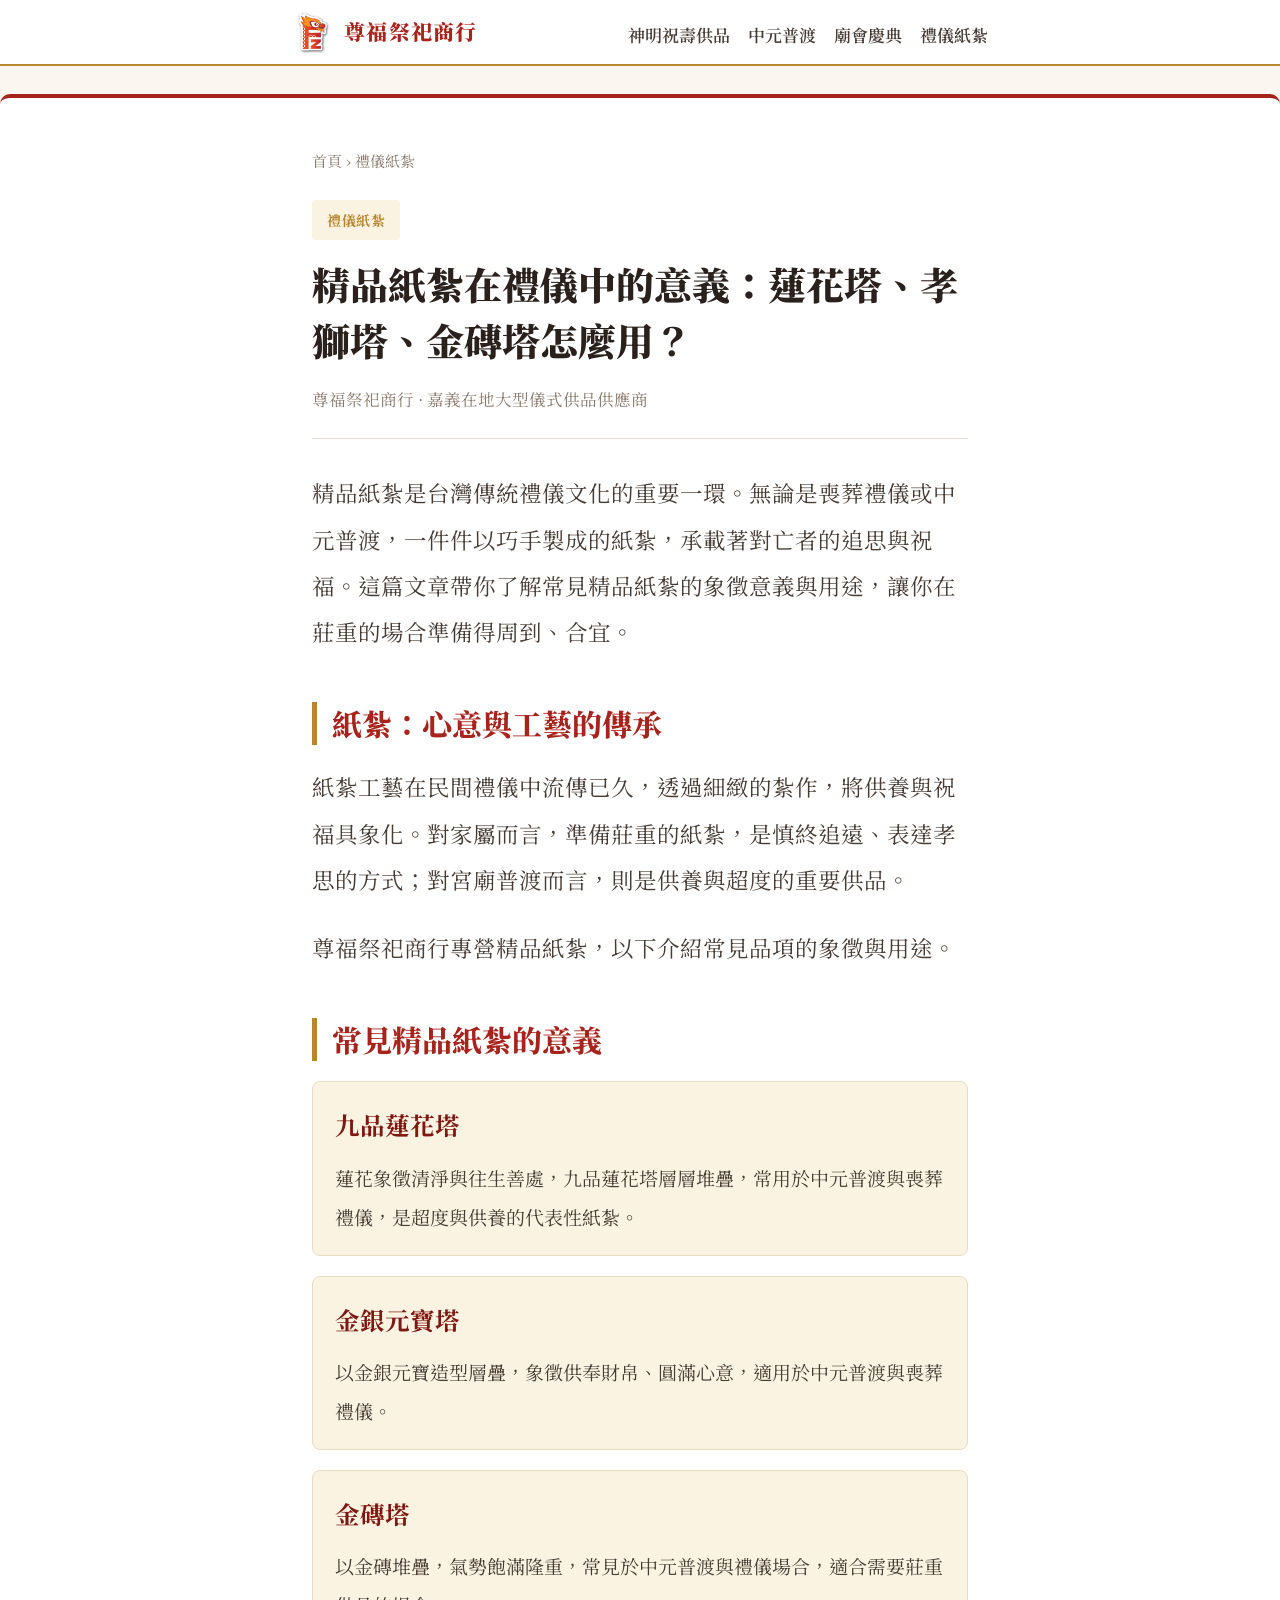
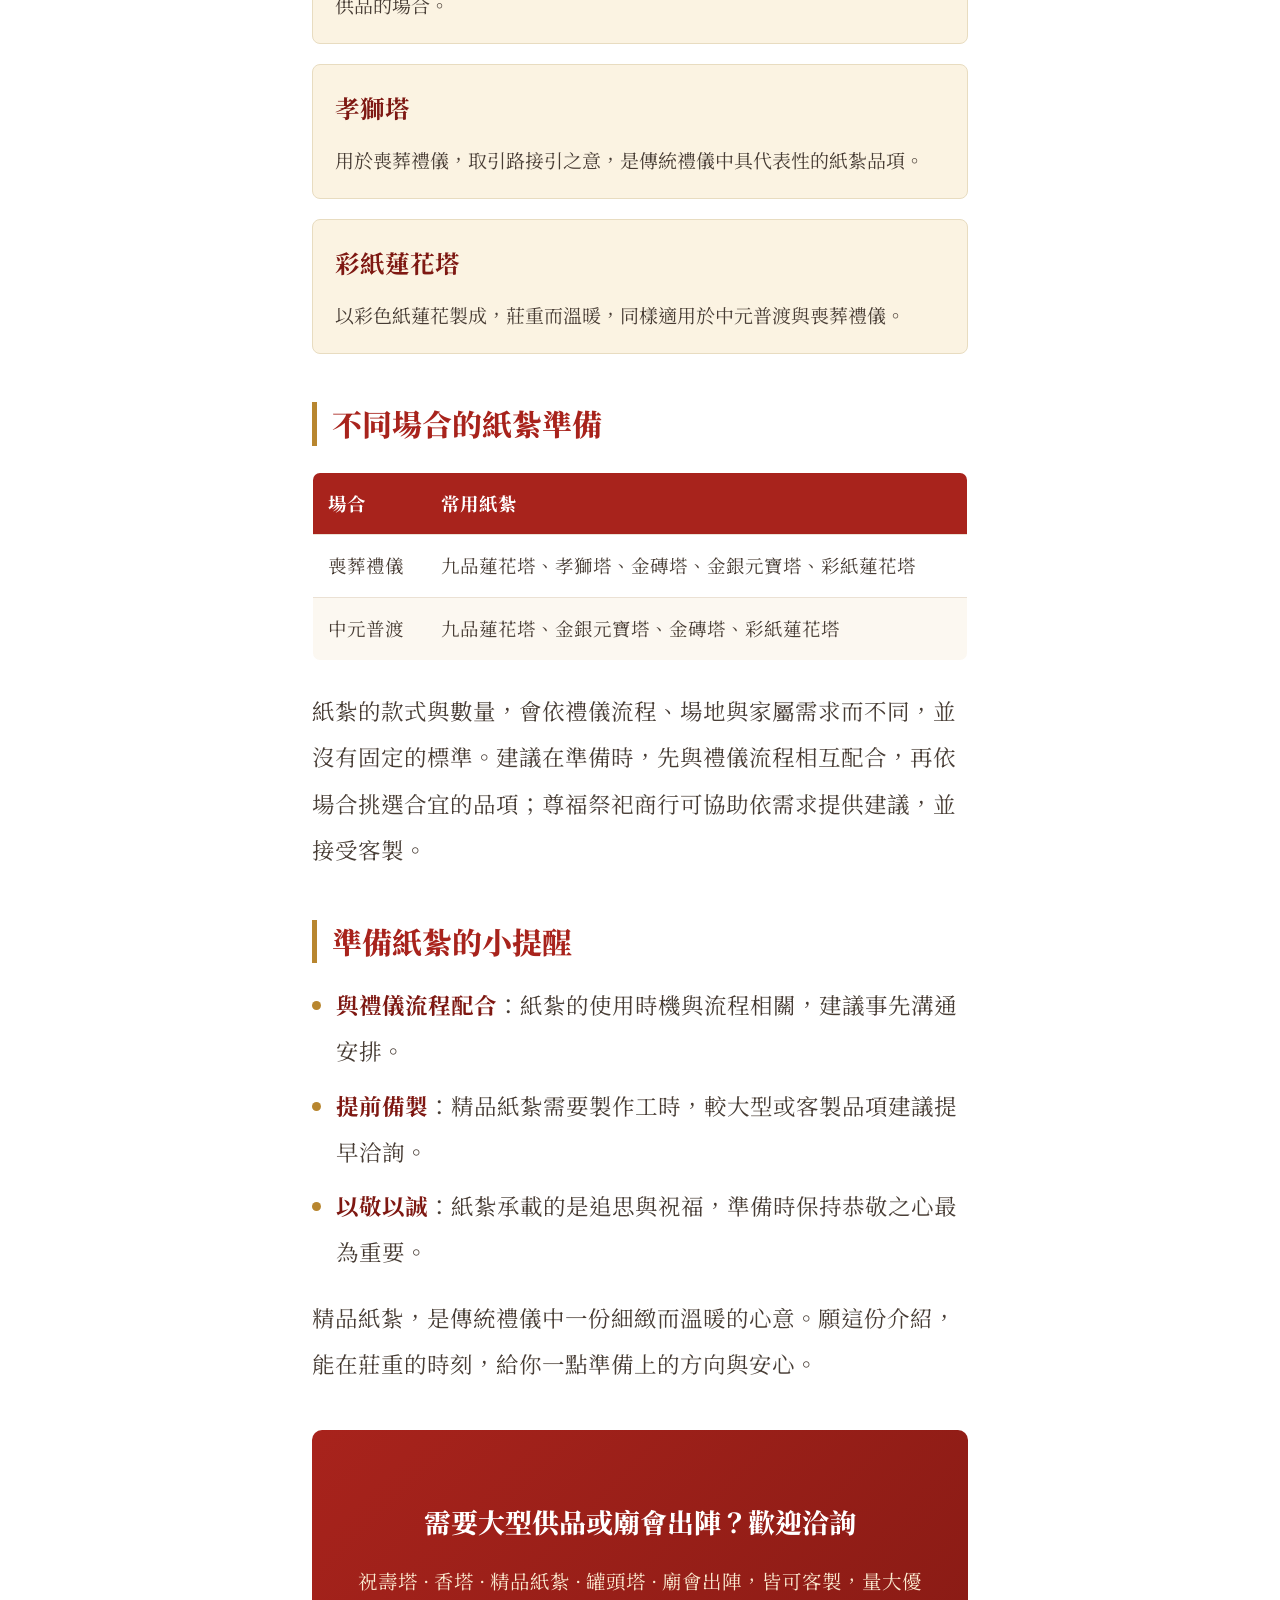
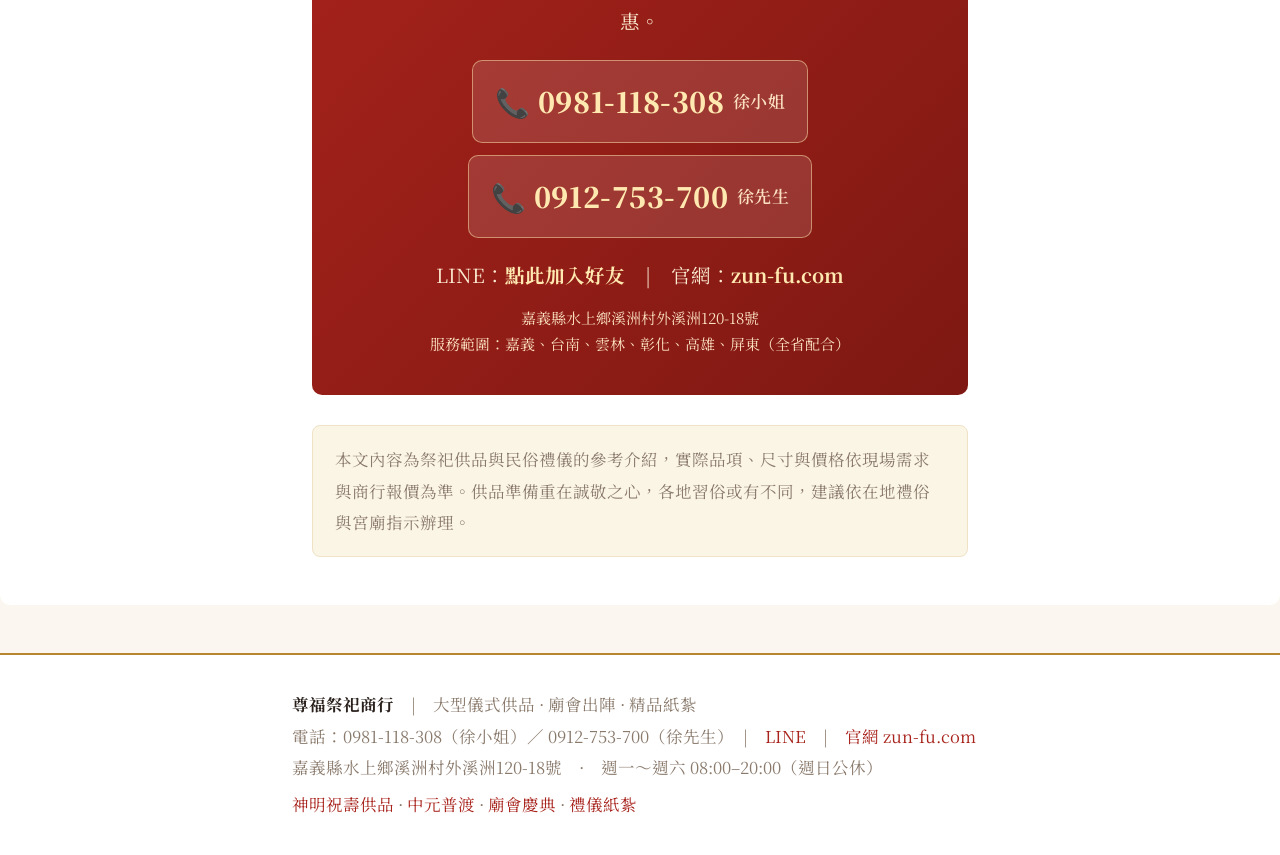
<file: posts/jingpin-zhizha-liyi.html>
<!DOCTYPE html>
<html lang="zh-Hant">
<head>
<meta charset="UTF-8">
<meta name="viewport" content="width=device-width, initial-scale=1">
<title>精品紙紮意義介紹｜九品蓮花塔、孝獅塔、金磚塔在禮儀的用途｜尊福祭祀商行</title>
<meta name="description" content="精品紙紮在喪葬禮儀與中元普渡中各有意義。本文解析九品蓮花塔、金銀元寶塔、金磚塔、孝獅塔與彩紙蓮花塔的象徵與適用場合，助你莊重圓滿地準備。">
<meta property="og:type" content="article">
<meta property="og:title" content="精品紙紮意義介紹｜九品蓮花塔、孝獅塔、金磚塔在禮儀的用途">
<meta property="og:description" content="精品紙紮在喪葬禮儀與中元普渡中各有意義。本文解析九品蓮花塔、金銀元寶塔、金磚塔、孝獅塔與彩紙蓮花塔的象徵與適用場合，助你莊重圓滿地準備。">
<meta property="og:url" content="https://youfuxu.github.io/zunfu-guide/posts/jingpin-zhizha-liyi.html">
<meta property="og:site_name" content="尊福祭祀商行">
<meta property="og:image" content="https://youfuxu.github.io/zunfu-guide/assets/logo.jpg">
<link rel="icon" href="../assets/logo.jpg">
<link rel="preconnect" href="https://fonts.googleapis.com"><link rel="preconnect" href="https://fonts.gstatic.com" crossorigin><link href="https://fonts.googleapis.com/css2?family=Noto+Serif+TC:wght@400;500;700;900&display=swap" rel="stylesheet">
<link rel="stylesheet" href="../assets/style.css">
</head>
<body>
<div class="topbar"><div class="wrap"><a href="../index.html" class="logo" style="display:flex;align-items:center;gap:10px"><img src="../assets/logo.jpg" alt="尊福祭祀商行" style="height:42px;width:auto;vertical-align:middle"><span>尊福祭祀商行</span></a><div class="topnav"><a href="../zhushou.html">神明祝壽供品</a><a href="../zhongyuan.html">中元普渡</a><a href="../miaohui.html">廟會慶典</a><a href="../liyi.html">禮儀紙紮</a></div></div></div>
<article><div class="wrap">
  <div class="crumb"><a href="../index.html">首頁</a> › <a href="../liyi.html">禮儀紙紮</a></div>
  <span class="pill">禮儀紙紮</span>
  <h1>精品紙紮在禮儀中的意義：蓮花塔、孝獅塔、金磚塔怎麼用？</h1>
  <div class="byline">尊福祭祀商行 · 嘉義在地大型儀式供品供應商</div>
  <p>精品紙紮是台灣傳統禮儀文化的重要一環。無論是喪葬禮儀或中元普渡，一件件以巧手製成的紙紮，承載著對亡者的追思與祝福。這篇文章帶你了解常見精品紙紮的象徵意義與用途，讓你在莊重的場合準備得周到、合宜。</p>
<h2>紙紮：心意與工藝的傳承</h2>
<p>紙紮工藝在民間禮儀中流傳已久，透過細緻的紮作，將供養與祝福具象化。對家屬而言，準備莊重的紙紮，是慎終追遠、表達孝思的方式；對宮廟普渡而言，則是供養與超度的重要供品。</p>
<p>尊福祭祀商行專營精品紙紮，以下介紹常見品項的象徵與用途。</p>
<h2>常見精品紙紮的意義</h2>
<div class="prod"><h3>九品蓮花塔</h3><p>蓮花象徵清淨與往生善處，九品蓮花塔層層堆疊，常用於中元普渡與喪葬禮儀，是超度與供養的代表性紙紮。</p></div>

<div class="prod"><h3>金銀元寶塔</h3><p>以金銀元寶造型層疊，象徵供奉財帛、圓滿心意，適用於中元普渡與喪葬禮儀。</p></div>

<div class="prod"><h3>金磚塔</h3><p>以金磚堆疊，氣勢飽滿隆重，常見於中元普渡與禮儀場合，適合需要莊重供品的場合。</p></div>

<div class="prod"><h3>孝獅塔</h3><p>用於喪葬禮儀，取引路接引之意，是傳統禮儀中具代表性的紙紮品項。</p></div>

<div class="prod"><h3>彩紙蓮花塔</h3><p>以彩色紙蓮花製成，莊重而溫暖，同樣適用於中元普渡與喪葬禮儀。</p></div>

<h2>不同場合的紙紮準備</h2>
<div class="table-scroll"><table>
<thead>
<tr>
<th>場合</th>
<th>常用紙紮</th>
</tr>
</thead>
<tbody>
<tr>
<td>喪葬禮儀</td>
<td>九品蓮花塔、孝獅塔、金磚塔、金銀元寶塔、彩紙蓮花塔</td>
</tr>
<tr>
<td>中元普渡</td>
<td>九品蓮花塔、金銀元寶塔、金磚塔、彩紙蓮花塔</td>
</tr>
</tbody>
</table></div>
<p>紙紮的款式與數量，會依禮儀流程、場地與家屬需求而不同，並沒有固定的標準。建議在準備時，先與禮儀流程相互配合，再依場合挑選合宜的品項；尊福祭祀商行可協助依需求提供建議，並接受客製。</p>
<h2>準備紙紮的小提醒</h2>
<ul>
<li><strong>與禮儀流程配合</strong>：紙紮的使用時機與流程相關，建議事先溝通安排。</li>
<li><strong>提前備製</strong>：精品紙紮需要製作工時，較大型或客製品項建議提早洽詢。</li>
<li><strong>以敬以誠</strong>：紙紮承載的是追思與祝福，準備時保持恭敬之心最為重要。</li>
</ul>
<p>精品紙紮，是傳統禮儀中一份細緻而溫暖的心意。願這份介紹，能在莊重的時刻，給你一點準備上的方向與安心。</p>
  <div class="cta"><h3>需要大型供品或廟會出陣？歡迎洽詢</h3><p>祝壽塔 · 香塔 · 精品紙紮 · 罐頭塔 · 廟會出陣，皆可客製，量大優惠。</p><div class="phones"><a class="ph" href="tel:0981118308">📞 0981-118-308<span class="who">徐小姐</span></a><a class="ph" href="tel:0912753700">📞 0912-753-700<span class="who">徐先生</span></a></div><p>LINE：<a href="https://line.me/ti/p/Axsh3-x874" target="_blank" rel="noopener">點此加入好友</a>　|　官網：<a href="https://zun-fu.com/" target="_blank" rel="noopener">zun-fu.com</a></p><p style="font-size:15px;color:#FBE0C0;line-height:1.7">嘉義縣水上鄉溪洲村外溪洲120-18號<br>服務範圍：嘉義、台南、雲林、彰化、高雄、屏東（全省配合）</p></div>
  <p class="note">本文內容為祭祀供品與民俗禮儀的參考介紹，實際品項、尺寸與價格依現場需求與商行報價為準。供品準備重在誠敬之心，各地習俗或有不同，建議依在地禮俗與宮廟指示辦理。</p>
</div></article>
<footer><div class="wrap"><div><strong>尊福祭祀商行</strong>　|　大型儀式供品 · 廟會出陣 · 精品紙紮</div><div>電話：0981-118-308（徐小姐）／ 0912-753-700（徐先生）　|　<a href="https://line.me/ti/p/Axsh3-x874" target="_blank" rel="noopener">LINE</a>　|　<a href="https://zun-fu.com/" target="_blank" rel="noopener">官網 zun-fu.com</a></div><div>嘉義縣水上鄉溪洲村外溪洲120-18號　·　週一～週六 08:00–20:00（週日公休）</div><div style="margin-top:6px"><a href="zhushou.html">神明祝壽供品</a> · <a href="zhongyuan.html">中元普渡</a> · <a href="miaohui.html">廟會慶典</a> · <a href="liyi.html">禮儀紙紮</a></div></div></footer>
</body>
</html>
</file>
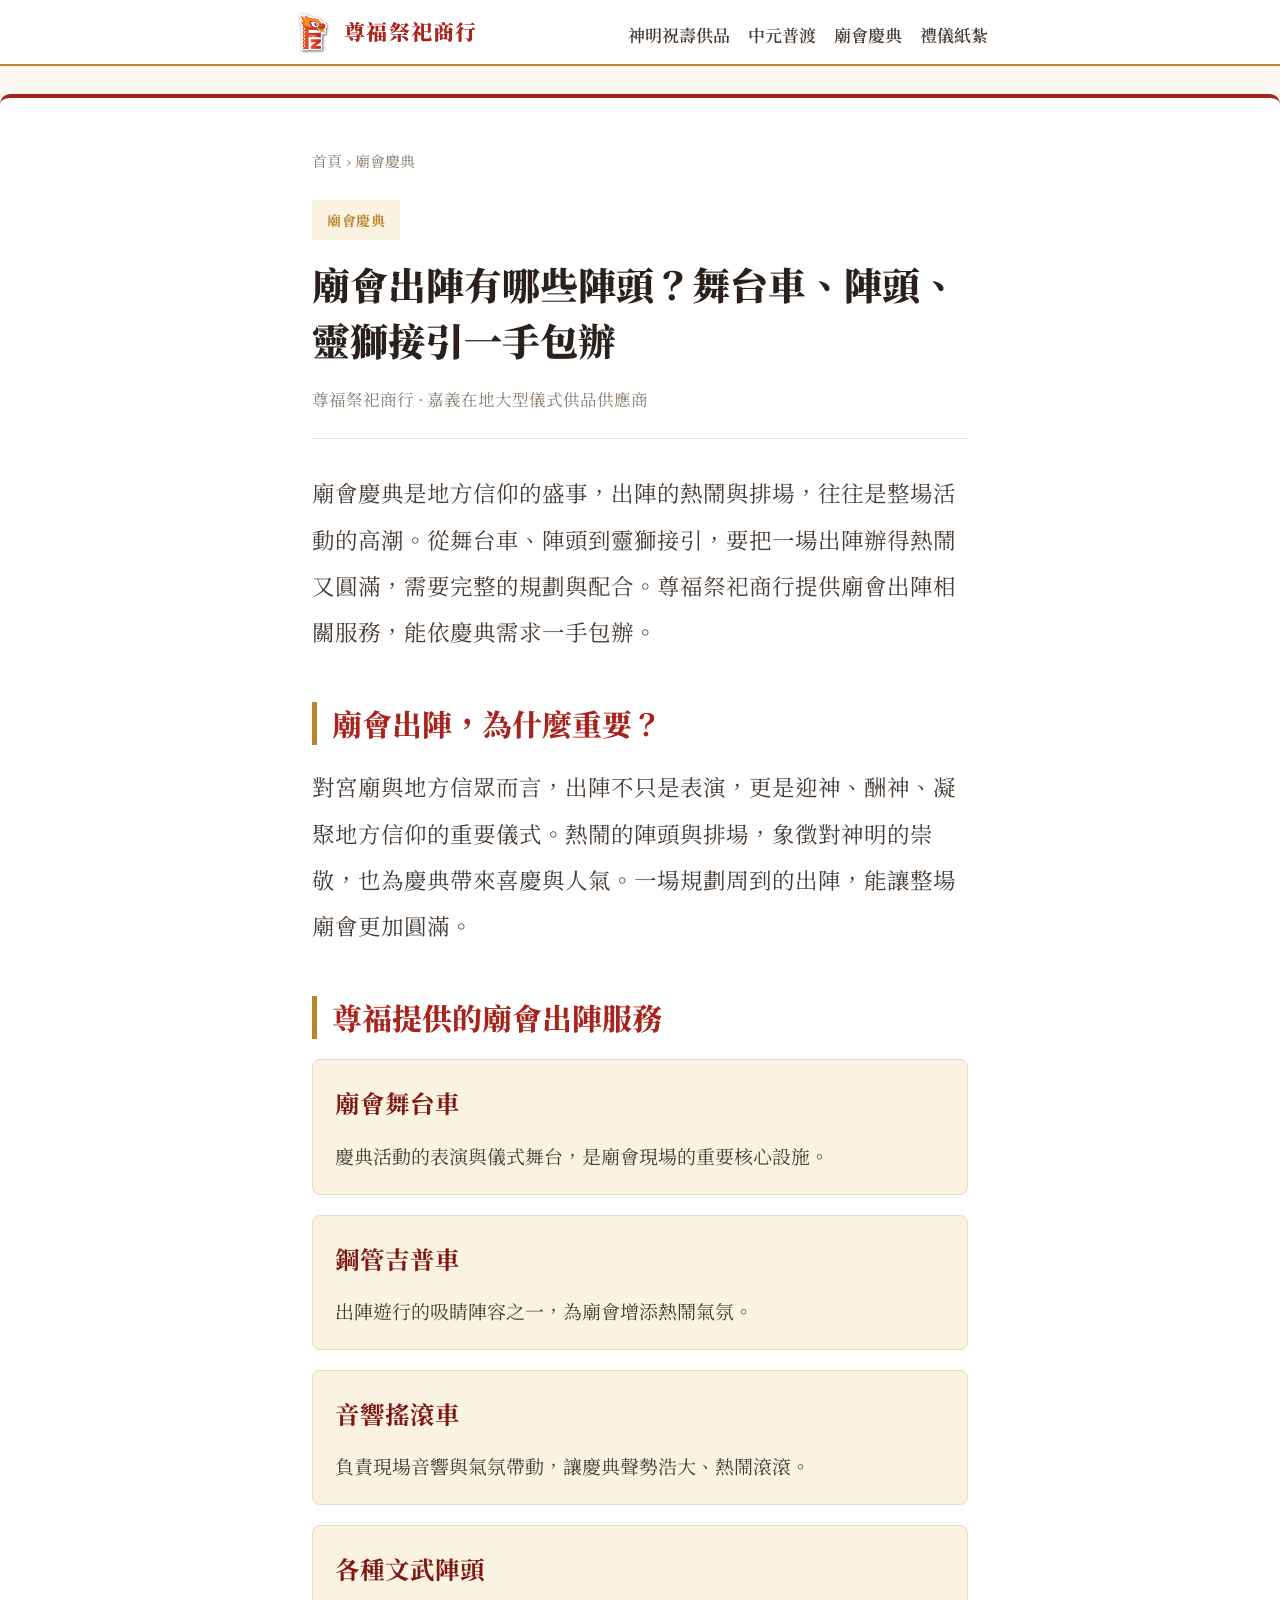
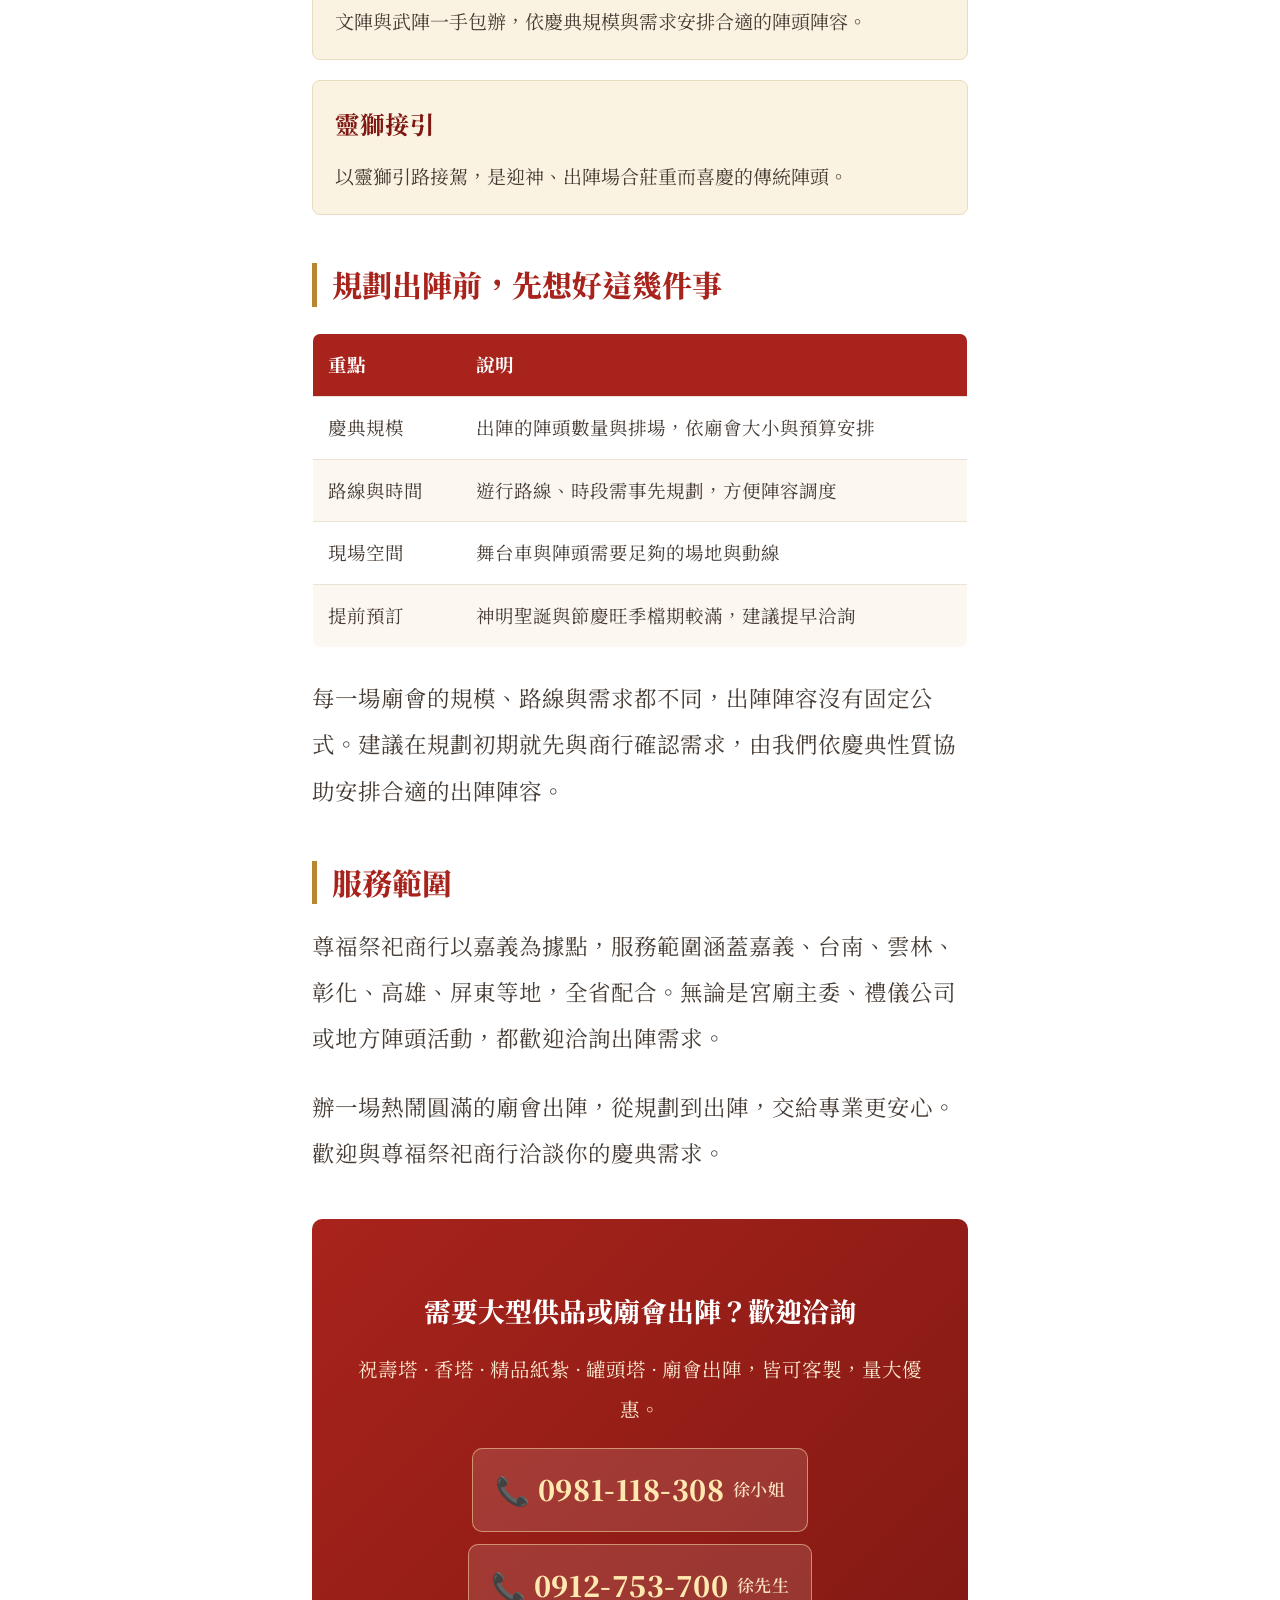
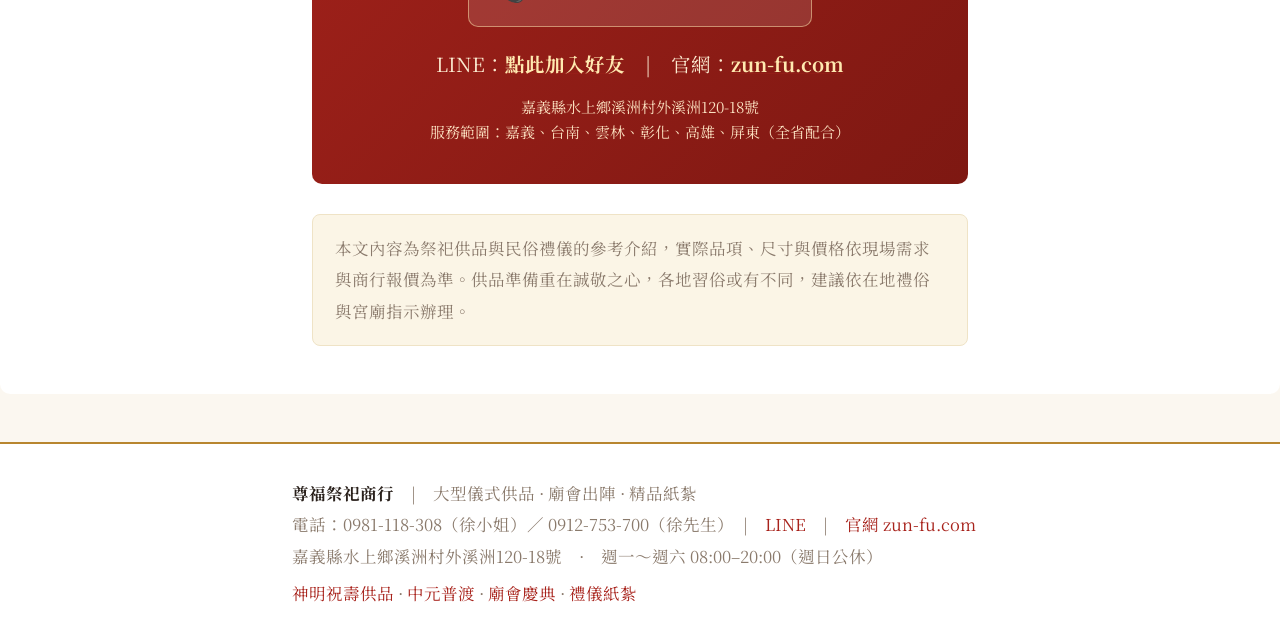
<file: posts/miaohui-chuzhen-service.html>
<!DOCTYPE html>
<html lang="zh-Hant">
<head>
<meta charset="UTF-8">
<meta name="viewport" content="width=device-width, initial-scale=1">
<title>廟會出陣服務介紹｜舞台車、陣頭、靈獅接引一次搞定｜尊福祭祀商行</title>
<meta name="description" content="廟會慶典要辦出陣，需要哪些陣頭與設備？本文介紹廟會舞台車、鋼管吉普車、音響搖滾車、文武陣頭與靈獅接引，宮廟慶典出陣一手包辦的完整服務。">
<meta property="og:type" content="article">
<meta property="og:title" content="廟會出陣服務介紹｜舞台車、陣頭、靈獅接引一次搞定">
<meta property="og:description" content="廟會慶典要辦出陣，需要哪些陣頭與設備？本文介紹廟會舞台車、鋼管吉普車、音響搖滾車、文武陣頭與靈獅接引，宮廟慶典出陣一手包辦的完整服務。">
<meta property="og:url" content="https://youfuxu.github.io/zunfu-guide/posts/miaohui-chuzhen-service.html">
<meta property="og:site_name" content="尊福祭祀商行">
<meta property="og:image" content="https://youfuxu.github.io/zunfu-guide/assets/logo.jpg">
<link rel="icon" href="../assets/logo.jpg">
<link rel="preconnect" href="https://fonts.googleapis.com"><link rel="preconnect" href="https://fonts.gstatic.com" crossorigin><link href="https://fonts.googleapis.com/css2?family=Noto+Serif+TC:wght@400;500;700;900&display=swap" rel="stylesheet">
<link rel="stylesheet" href="../assets/style.css">
</head>
<body>
<div class="topbar"><div class="wrap"><a href="../index.html" class="logo" style="display:flex;align-items:center;gap:10px"><img src="../assets/logo.jpg" alt="尊福祭祀商行" style="height:42px;width:auto;vertical-align:middle"><span>尊福祭祀商行</span></a><div class="topnav"><a href="../zhushou.html">神明祝壽供品</a><a href="../zhongyuan.html">中元普渡</a><a href="../miaohui.html">廟會慶典</a><a href="../liyi.html">禮儀紙紮</a></div></div></div>
<article><div class="wrap">
  <div class="crumb"><a href="../index.html">首頁</a> › <a href="../miaohui.html">廟會慶典</a></div>
  <span class="pill">廟會慶典</span>
  <h1>廟會出陣有哪些陣頭？舞台車、陣頭、靈獅接引一手包辦</h1>
  <div class="byline">尊福祭祀商行 · 嘉義在地大型儀式供品供應商</div>
  <p>廟會慶典是地方信仰的盛事，出陣的熱鬧與排場，往往是整場活動的高潮。從舞台車、陣頭到靈獅接引，要把一場出陣辦得熱鬧又圓滿，需要完整的規劃與配合。尊福祭祀商行提供廟會出陣相關服務，能依慶典需求一手包辦。</p>
<h2>廟會出陣，為什麼重要？</h2>
<p>對宮廟與地方信眾而言，出陣不只是表演，更是迎神、酬神、凝聚地方信仰的重要儀式。熱鬧的陣頭與排場，象徵對神明的崇敬，也為慶典帶來喜慶與人氣。一場規劃周到的出陣，能讓整場廟會更加圓滿。</p>
<h2>尊福提供的廟會出陣服務</h2>
<div class="prod"><h3>廟會舞台車</h3><p>慶典活動的表演與儀式舞台，是廟會現場的重要核心設施。</p></div>

<div class="prod"><h3>鋼管吉普車</h3><p>出陣遊行的吸睛陣容之一，為廟會增添熱鬧氣氛。</p></div>

<div class="prod"><h3>音響搖滾車</h3><p>負責現場音響與氣氛帶動，讓慶典聲勢浩大、熱鬧滾滾。</p></div>

<div class="prod"><h3>各種文武陣頭</h3><p>文陣與武陣一手包辦，依慶典規模與需求安排合適的陣頭陣容。</p></div>

<div class="prod"><h3>靈獅接引</h3><p>以靈獅引路接駕，是迎神、出陣場合莊重而喜慶的傳統陣頭。</p></div>

<h2>規劃出陣前，先想好這幾件事</h2>
<div class="table-scroll"><table>
<thead>
<tr>
<th>重點</th>
<th>說明</th>
</tr>
</thead>
<tbody>
<tr>
<td>慶典規模</td>
<td>出陣的陣頭數量與排場，依廟會大小與預算安排</td>
</tr>
<tr>
<td>路線與時間</td>
<td>遊行路線、時段需事先規劃，方便陣容調度</td>
</tr>
<tr>
<td>現場空間</td>
<td>舞台車與陣頭需要足夠的場地與動線</td>
</tr>
<tr>
<td>提前預訂</td>
<td>神明聖誕與節慶旺季檔期較滿，建議提早洽詢</td>
</tr>
</tbody>
</table></div>
<p>每一場廟會的規模、路線與需求都不同，出陣陣容沒有固定公式。建議在規劃初期就先與商行確認需求，由我們依慶典性質協助安排合適的出陣陣容。</p>
<h2>服務範圍</h2>
<p>尊福祭祀商行以嘉義為據點，服務範圍涵蓋嘉義、台南、雲林、彰化、高雄、屏東等地，全省配合。無論是宮廟主委、禮儀公司或地方陣頭活動，都歡迎洽詢出陣需求。</p>
<p>辦一場熱鬧圓滿的廟會出陣，從規劃到出陣，交給專業更安心。歡迎與尊福祭祀商行洽談你的慶典需求。</p>
  <div class="cta"><h3>需要大型供品或廟會出陣？歡迎洽詢</h3><p>祝壽塔 · 香塔 · 精品紙紮 · 罐頭塔 · 廟會出陣，皆可客製，量大優惠。</p><div class="phones"><a class="ph" href="tel:0981118308">📞 0981-118-308<span class="who">徐小姐</span></a><a class="ph" href="tel:0912753700">📞 0912-753-700<span class="who">徐先生</span></a></div><p>LINE：<a href="https://line.me/ti/p/Axsh3-x874" target="_blank" rel="noopener">點此加入好友</a>　|　官網：<a href="https://zun-fu.com/" target="_blank" rel="noopener">zun-fu.com</a></p><p style="font-size:15px;color:#FBE0C0;line-height:1.7">嘉義縣水上鄉溪洲村外溪洲120-18號<br>服務範圍：嘉義、台南、雲林、彰化、高雄、屏東（全省配合）</p></div>
  <p class="note">本文內容為祭祀供品與民俗禮儀的參考介紹，實際品項、尺寸與價格依現場需求與商行報價為準。供品準備重在誠敬之心，各地習俗或有不同，建議依在地禮俗與宮廟指示辦理。</p>
</div></article>
<footer><div class="wrap"><div><strong>尊福祭祀商行</strong>　|　大型儀式供品 · 廟會出陣 · 精品紙紮</div><div>電話：0981-118-308（徐小姐）／ 0912-753-700（徐先生）　|　<a href="https://line.me/ti/p/Axsh3-x874" target="_blank" rel="noopener">LINE</a>　|　<a href="https://zun-fu.com/" target="_blank" rel="noopener">官網 zun-fu.com</a></div><div>嘉義縣水上鄉溪洲村外溪洲120-18號　·　週一～週六 08:00–20:00（週日公休）</div><div style="margin-top:6px"><a href="zhushou.html">神明祝壽供品</a> · <a href="zhongyuan.html">中元普渡</a> · <a href="miaohui.html">廟會慶典</a> · <a href="liyi.html">禮儀紙紮</a></div></div></footer>
</body>
</html>
</file>
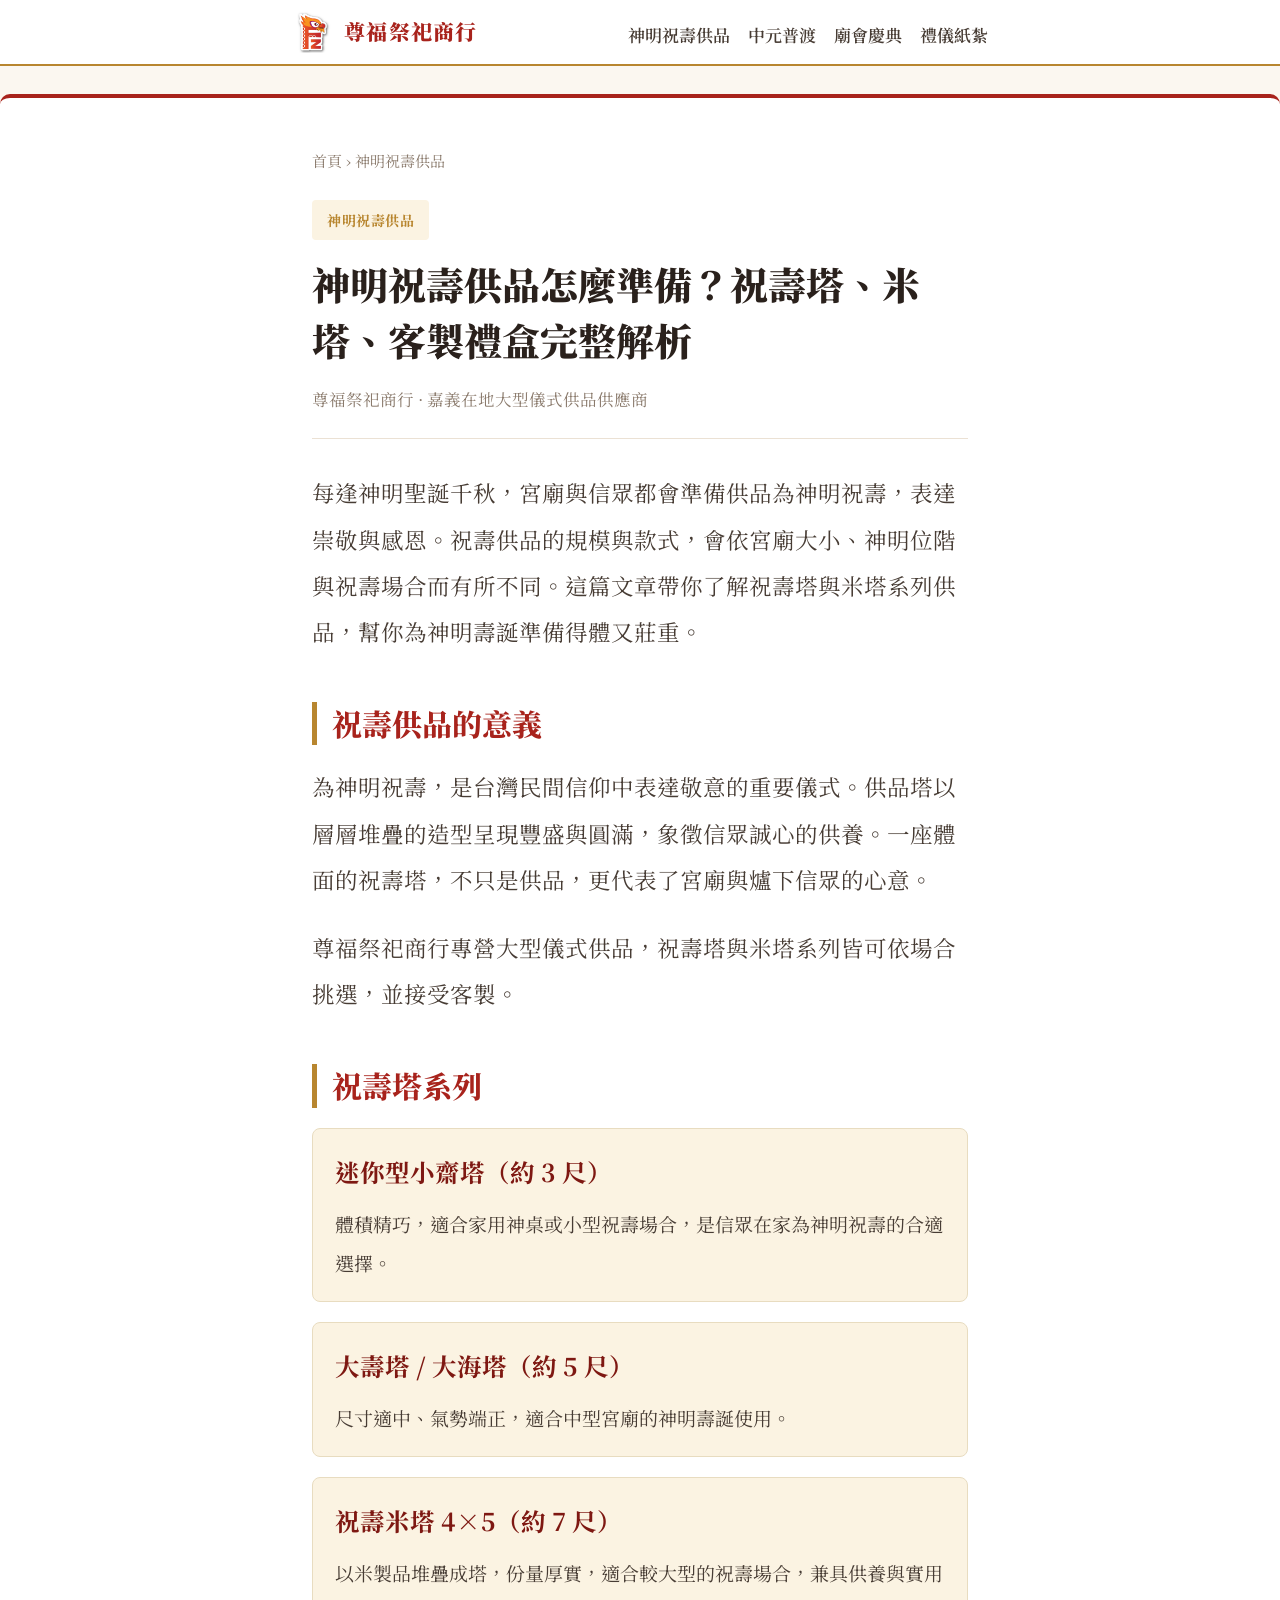
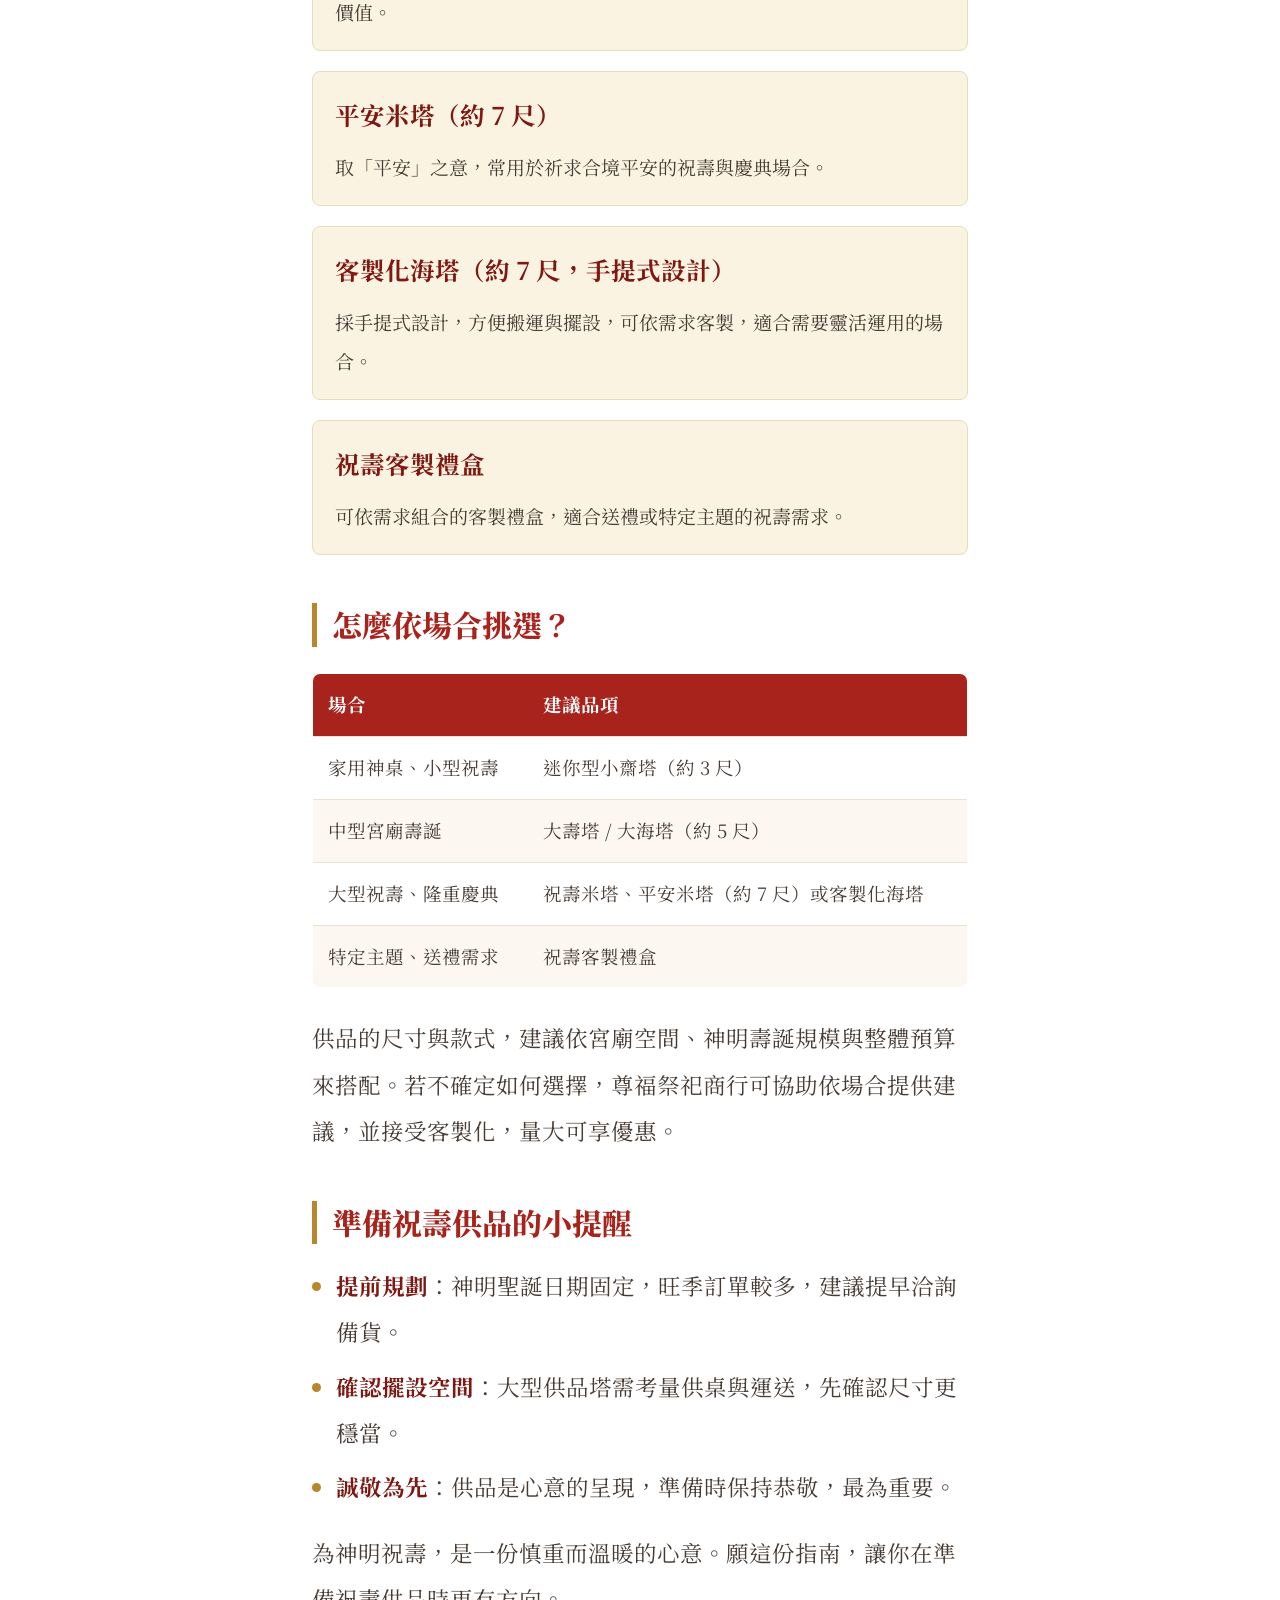
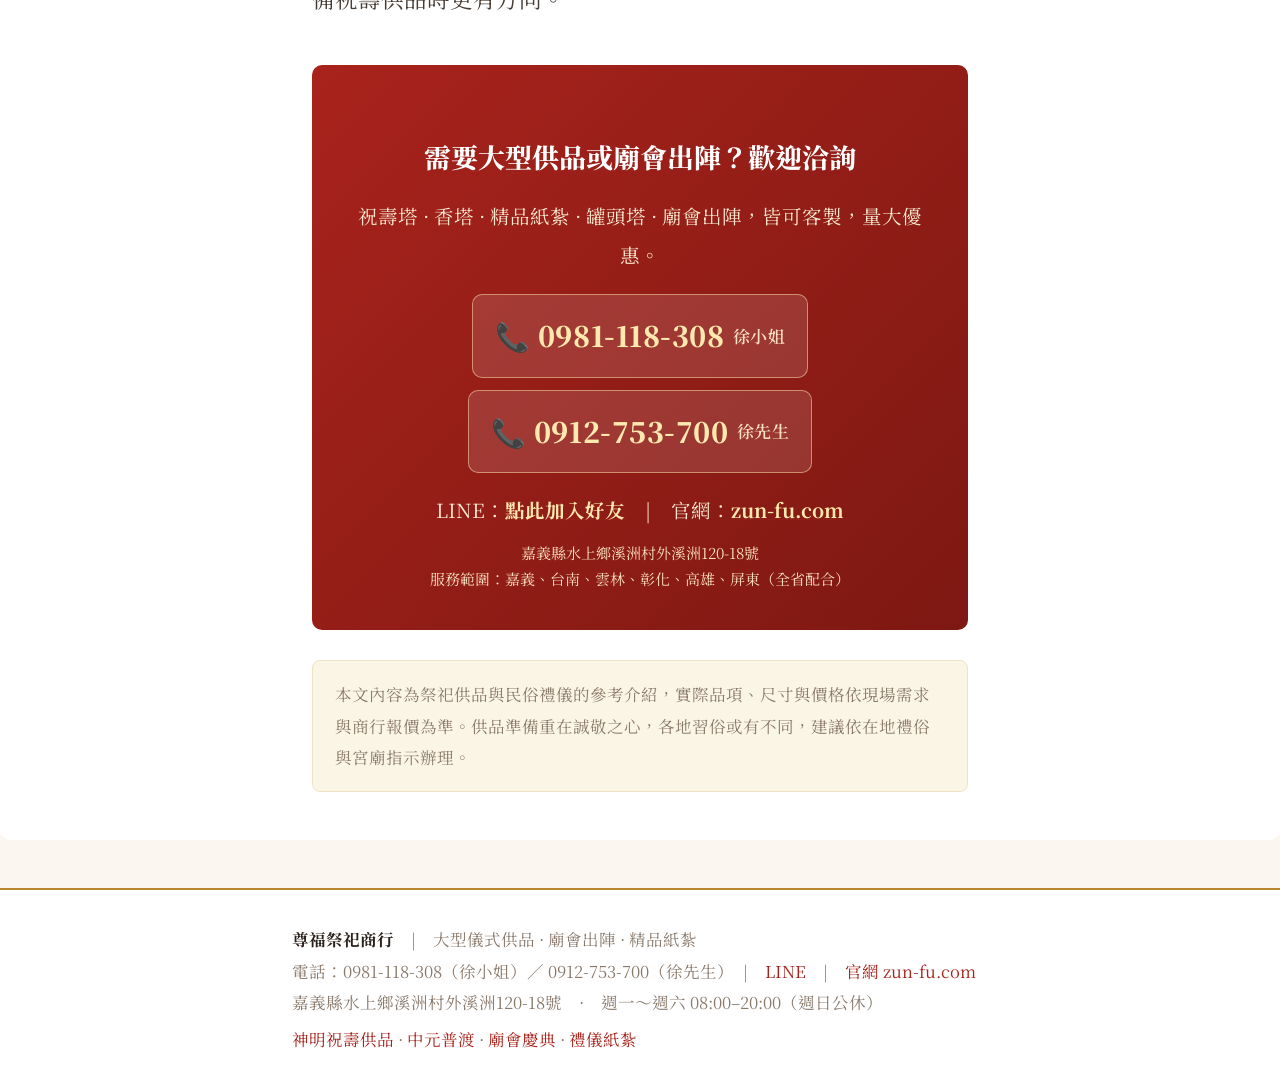
<file: posts/shenming-zhushou-gongpin.html>
<!DOCTYPE html>
<html lang="zh-Hant">
<head>
<meta charset="UTF-8">
<meta name="viewport" content="width=device-width, initial-scale=1">
<title>神明祝壽供品指南｜祝壽塔、平安米塔、客製禮盒怎麼選｜尊福祭祀商行</title>
<meta name="description" content="宮廟神明聖誕祝壽要準備什麼供品？本文解析迷你小齋塔、大壽塔、祝壽米塔、平安米塔與客製禮盒的尺寸與適用場合，助你為神明壽誕準備周到的供品。">
<meta property="og:type" content="article">
<meta property="og:title" content="神明祝壽供品指南｜祝壽塔、平安米塔、客製禮盒怎麼選">
<meta property="og:description" content="宮廟神明聖誕祝壽要準備什麼供品？本文解析迷你小齋塔、大壽塔、祝壽米塔、平安米塔與客製禮盒的尺寸與適用場合，助你為神明壽誕準備周到的供品。">
<meta property="og:url" content="https://youfuxu.github.io/zunfu-guide/posts/shenming-zhushou-gongpin.html">
<meta property="og:site_name" content="尊福祭祀商行">
<meta property="og:image" content="https://youfuxu.github.io/zunfu-guide/assets/logo.jpg">
<link rel="icon" href="../assets/logo.jpg">
<link rel="preconnect" href="https://fonts.googleapis.com"><link rel="preconnect" href="https://fonts.gstatic.com" crossorigin><link href="https://fonts.googleapis.com/css2?family=Noto+Serif+TC:wght@400;500;700;900&display=swap" rel="stylesheet">
<link rel="stylesheet" href="../assets/style.css">
</head>
<body>
<div class="topbar"><div class="wrap"><a href="../index.html" class="logo" style="display:flex;align-items:center;gap:10px"><img src="../assets/logo.jpg" alt="尊福祭祀商行" style="height:42px;width:auto;vertical-align:middle"><span>尊福祭祀商行</span></a><div class="topnav"><a href="../zhushou.html">神明祝壽供品</a><a href="../zhongyuan.html">中元普渡</a><a href="../miaohui.html">廟會慶典</a><a href="../liyi.html">禮儀紙紮</a></div></div></div>
<article><div class="wrap">
  <div class="crumb"><a href="../index.html">首頁</a> › <a href="../zhushou.html">神明祝壽供品</a></div>
  <span class="pill">神明祝壽供品</span>
  <h1>神明祝壽供品怎麼準備？祝壽塔、米塔、客製禮盒完整解析</h1>
  <div class="byline">尊福祭祀商行 · 嘉義在地大型儀式供品供應商</div>
  <p>每逢神明聖誕千秋，宮廟與信眾都會準備供品為神明祝壽，表達崇敬與感恩。祝壽供品的規模與款式，會依宮廟大小、神明位階與祝壽場合而有所不同。這篇文章帶你了解祝壽塔與米塔系列供品，幫你為神明壽誕準備得體又莊重。</p>
<h2>祝壽供品的意義</h2>
<p>為神明祝壽，是台灣民間信仰中表達敬意的重要儀式。供品塔以層層堆疊的造型呈現豐盛與圓滿，象徵信眾誠心的供養。一座體面的祝壽塔，不只是供品，更代表了宮廟與爐下信眾的心意。</p>
<p>尊福祭祀商行專營大型儀式供品，祝壽塔與米塔系列皆可依場合挑選，並接受客製。</p>
<h2>祝壽塔系列</h2>
<div class="prod"><h3>迷你型小齋塔（約 3 尺）</h3><p>體積精巧，適合家用神桌或小型祝壽場合，是信眾在家為神明祝壽的合適選擇。</p></div>

<div class="prod"><h3>大壽塔 / 大海塔（約 5 尺）</h3><p>尺寸適中、氣勢端正，適合中型宮廟的神明壽誕使用。</p></div>

<div class="prod"><h3>祝壽米塔 4×5（約 7 尺）</h3><p>以米製品堆疊成塔，份量厚實，適合較大型的祝壽場合，兼具供養與實用價值。</p></div>

<div class="prod"><h3>平安米塔（約 7 尺）</h3><p>取「平安」之意，常用於祈求合境平安的祝壽與慶典場合。</p></div>

<div class="prod"><h3>客製化海塔（約 7 尺，手提式設計）</h3><p>採手提式設計，方便搬運與擺設，可依需求客製，適合需要靈活運用的場合。</p></div>

<div class="prod"><h3>祝壽客製禮盒</h3><p>可依需求組合的客製禮盒，適合送禮或特定主題的祝壽需求。</p></div>

<h2>怎麼依場合挑選？</h2>
<div class="table-scroll"><table>
<thead>
<tr>
<th>場合</th>
<th>建議品項</th>
</tr>
</thead>
<tbody>
<tr>
<td>家用神桌、小型祝壽</td>
<td>迷你型小齋塔（約 3 尺）</td>
</tr>
<tr>
<td>中型宮廟壽誕</td>
<td>大壽塔 / 大海塔（約 5 尺）</td>
</tr>
<tr>
<td>大型祝壽、隆重慶典</td>
<td>祝壽米塔、平安米塔（約 7 尺）或客製化海塔</td>
</tr>
<tr>
<td>特定主題、送禮需求</td>
<td>祝壽客製禮盒</td>
</tr>
</tbody>
</table></div>
<p>供品的尺寸與款式，建議依宮廟空間、神明壽誕規模與整體預算來搭配。若不確定如何選擇，尊福祭祀商行可協助依場合提供建議，並接受客製化，量大可享優惠。</p>
<h2>準備祝壽供品的小提醒</h2>
<ul>
<li><strong>提前規劃</strong>：神明聖誕日期固定，旺季訂單較多，建議提早洽詢備貨。</li>
<li><strong>確認擺設空間</strong>：大型供品塔需考量供桌與運送，先確認尺寸更穩當。</li>
<li><strong>誠敬為先</strong>：供品是心意的呈現，準備時保持恭敬，最為重要。</li>
</ul>
<p>為神明祝壽，是一份慎重而溫暖的心意。願這份指南，讓你在準備祝壽供品時更有方向。</p>
  <div class="cta"><h3>需要大型供品或廟會出陣？歡迎洽詢</h3><p>祝壽塔 · 香塔 · 精品紙紮 · 罐頭塔 · 廟會出陣，皆可客製，量大優惠。</p><div class="phones"><a class="ph" href="tel:0981118308">📞 0981-118-308<span class="who">徐小姐</span></a><a class="ph" href="tel:0912753700">📞 0912-753-700<span class="who">徐先生</span></a></div><p>LINE：<a href="https://line.me/ti/p/Axsh3-x874" target="_blank" rel="noopener">點此加入好友</a>　|　官網：<a href="https://zun-fu.com/" target="_blank" rel="noopener">zun-fu.com</a></p><p style="font-size:15px;color:#FBE0C0;line-height:1.7">嘉義縣水上鄉溪洲村外溪洲120-18號<br>服務範圍：嘉義、台南、雲林、彰化、高雄、屏東（全省配合）</p></div>
  <p class="note">本文內容為祭祀供品與民俗禮儀的參考介紹，實際品項、尺寸與價格依現場需求與商行報價為準。供品準備重在誠敬之心，各地習俗或有不同，建議依在地禮俗與宮廟指示辦理。</p>
</div></article>
<footer><div class="wrap"><div><strong>尊福祭祀商行</strong>　|　大型儀式供品 · 廟會出陣 · 精品紙紮</div><div>電話：0981-118-308（徐小姐）／ 0912-753-700（徐先生）　|　<a href="https://line.me/ti/p/Axsh3-x874" target="_blank" rel="noopener">LINE</a>　|　<a href="https://zun-fu.com/" target="_blank" rel="noopener">官網 zun-fu.com</a></div><div>嘉義縣水上鄉溪洲村外溪洲120-18號　·　週一～週六 08:00–20:00（週日公休）</div><div style="margin-top:6px"><a href="zhushou.html">神明祝壽供品</a> · <a href="zhongyuan.html">中元普渡</a> · <a href="miaohui.html">廟會慶典</a> · <a href="liyi.html">禮儀紙紮</a></div></div></footer>
</body>
</html>
</file>
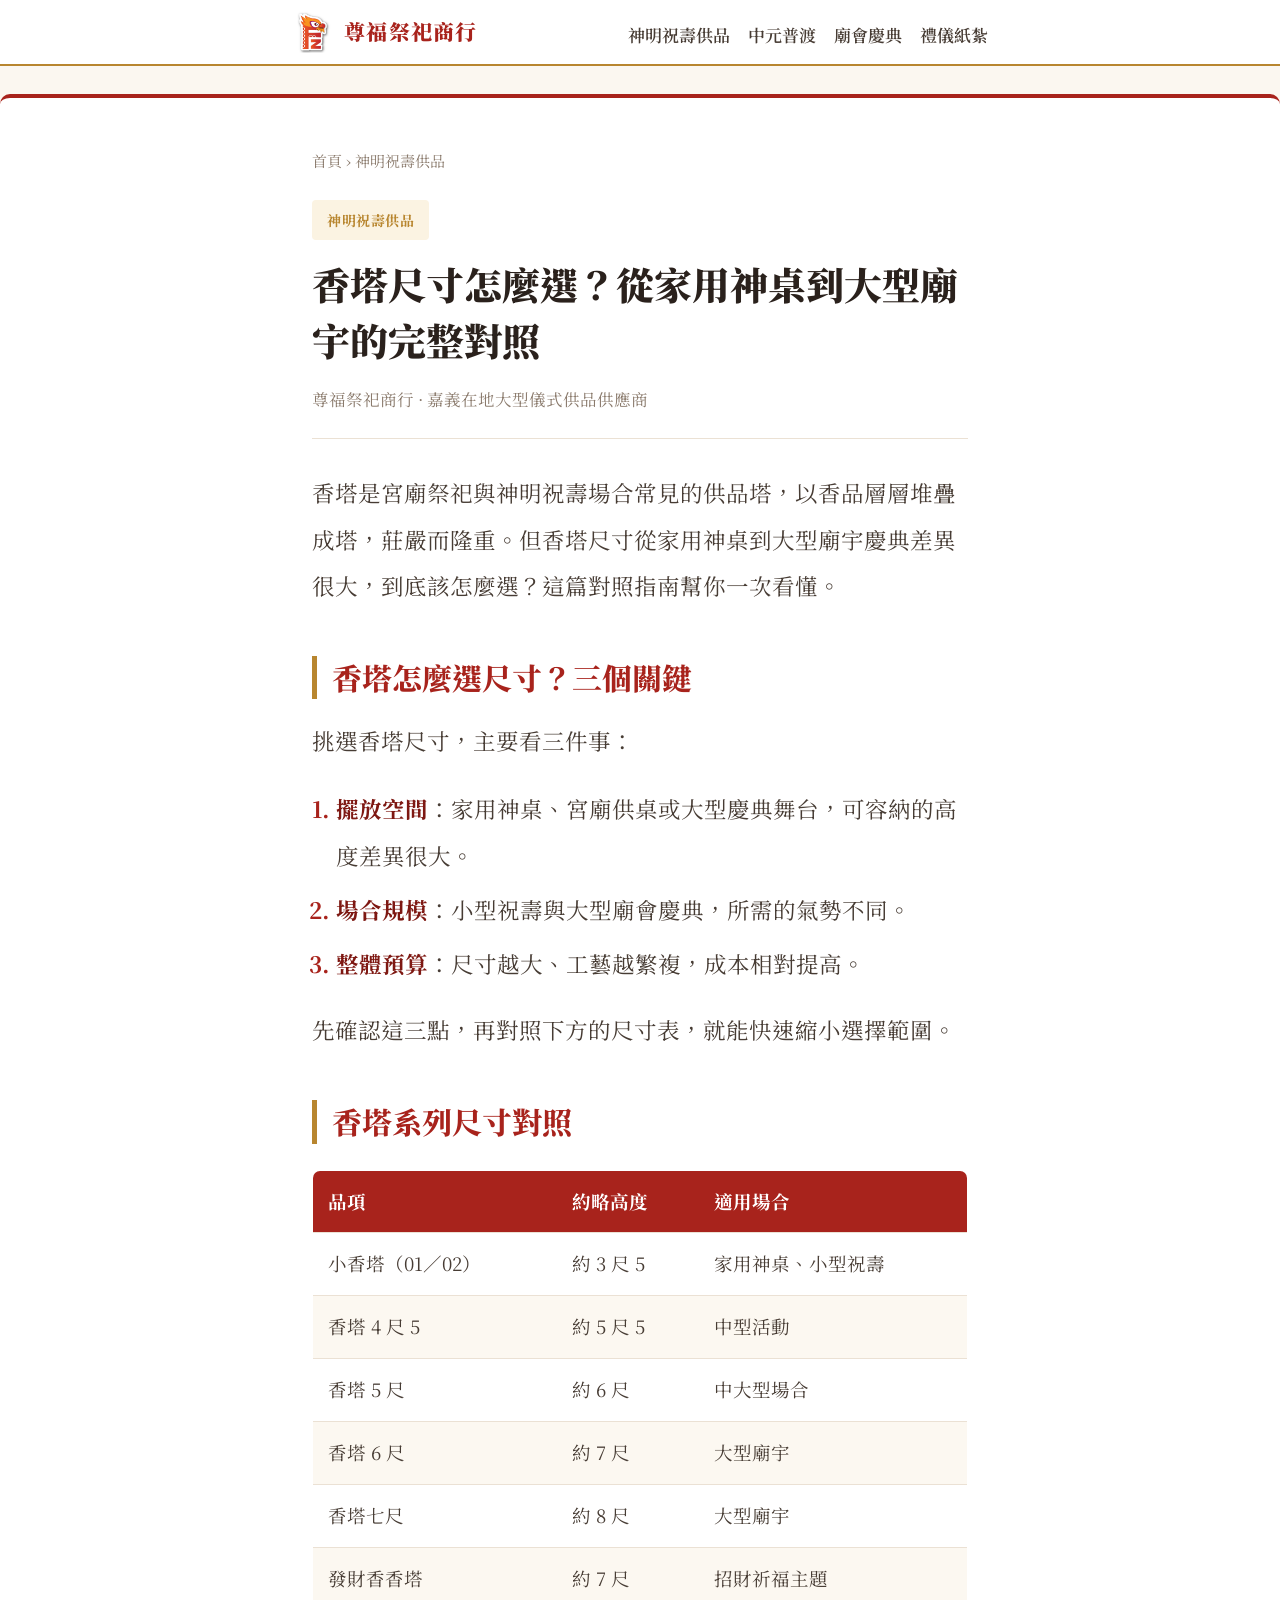
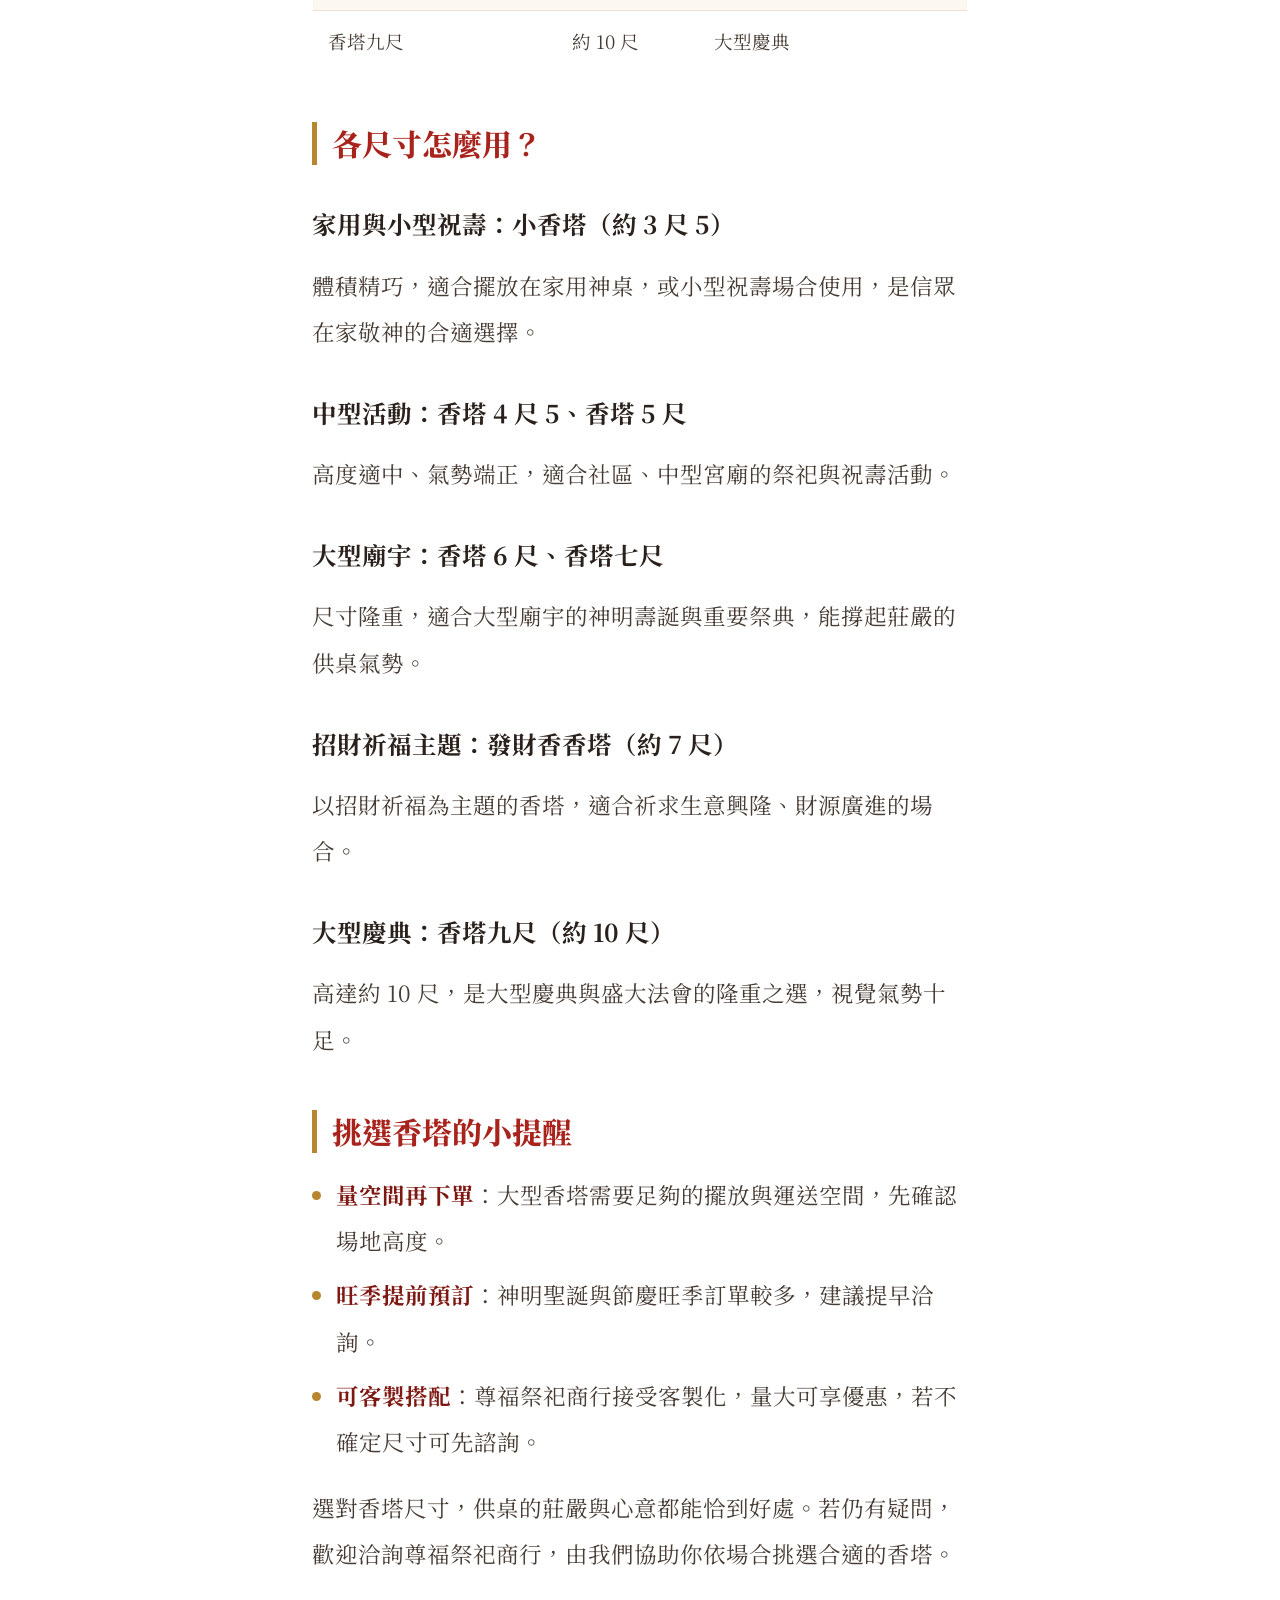
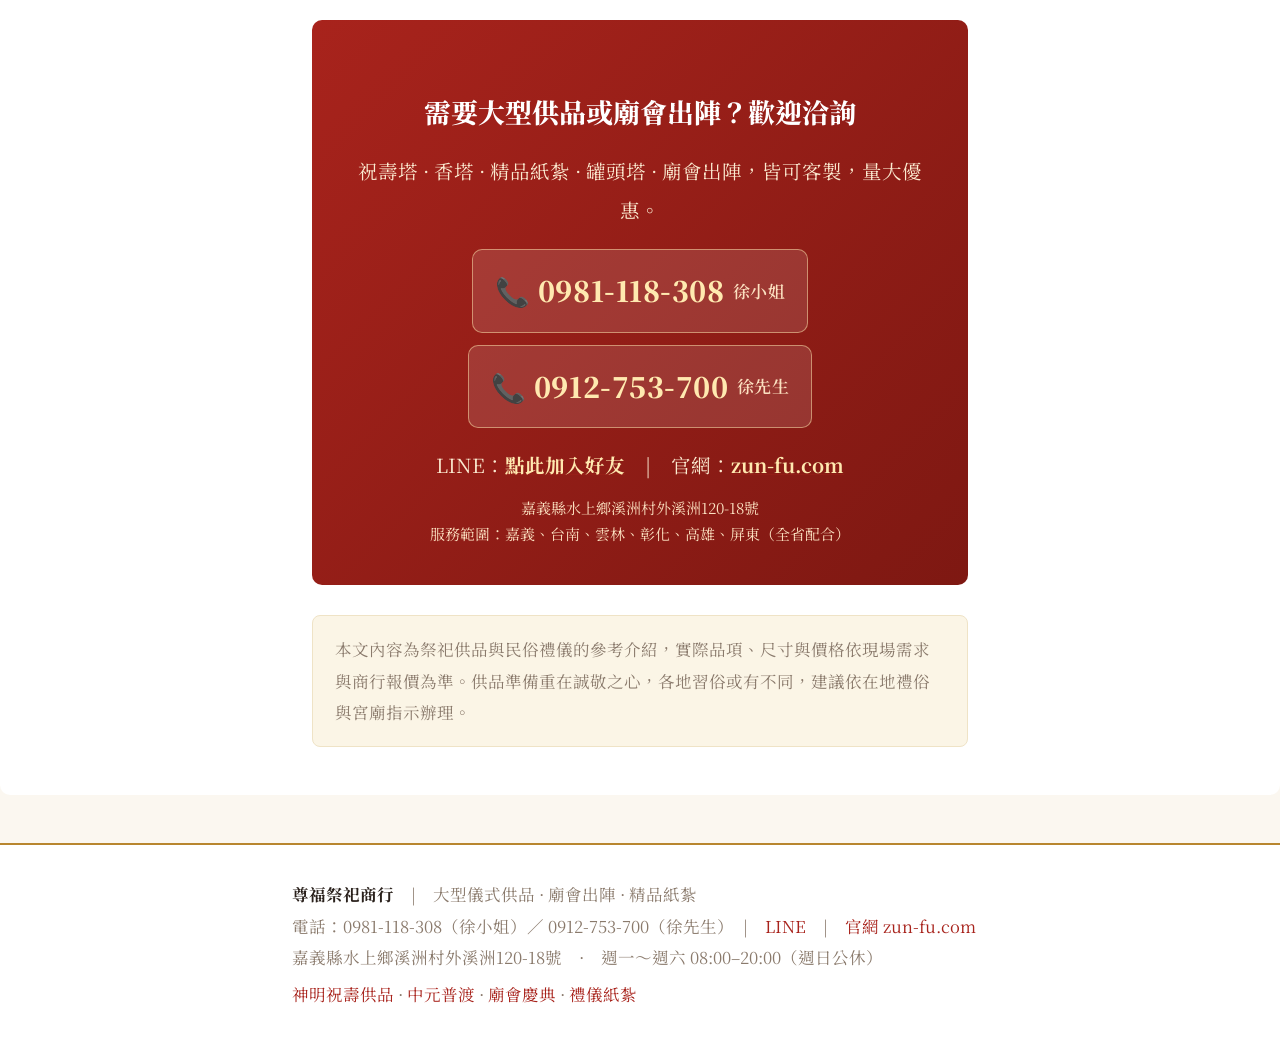
<file: posts/xiangta-size-guide.html>
<!DOCTYPE html>
<html lang="zh-Hant">
<head>
<meta charset="UTF-8">
<meta name="viewport" content="width=device-width, initial-scale=1">
<title>香塔尺寸選擇指南｜3 尺 5 到 10 尺，宮廟祭祀怎麼挑｜尊福祭祀商行</title>
<meta name="description" content="香塔該選多大尺寸？本文整理小香塔、香塔 4 尺 5、5 尺、6 尺、七尺、發財香香塔到九尺香塔的高度與適用場合對照，幫宮廟與信眾挑對香塔。">
<meta property="og:type" content="article">
<meta property="og:title" content="香塔尺寸選擇指南｜3 尺 5 到 10 尺，宮廟祭祀怎麼挑">
<meta property="og:description" content="香塔該選多大尺寸？本文整理小香塔、香塔 4 尺 5、5 尺、6 尺、七尺、發財香香塔到九尺香塔的高度與適用場合對照，幫宮廟與信眾挑對香塔。">
<meta property="og:url" content="https://youfuxu.github.io/zunfu-guide/posts/xiangta-size-guide.html">
<meta property="og:site_name" content="尊福祭祀商行">
<meta property="og:image" content="https://youfuxu.github.io/zunfu-guide/assets/logo.jpg">
<link rel="icon" href="../assets/logo.jpg">
<link rel="preconnect" href="https://fonts.googleapis.com"><link rel="preconnect" href="https://fonts.gstatic.com" crossorigin><link href="https://fonts.googleapis.com/css2?family=Noto+Serif+TC:wght@400;500;700;900&display=swap" rel="stylesheet">
<link rel="stylesheet" href="../assets/style.css">
</head>
<body>
<div class="topbar"><div class="wrap"><a href="../index.html" class="logo" style="display:flex;align-items:center;gap:10px"><img src="../assets/logo.jpg" alt="尊福祭祀商行" style="height:42px;width:auto;vertical-align:middle"><span>尊福祭祀商行</span></a><div class="topnav"><a href="../zhushou.html">神明祝壽供品</a><a href="../zhongyuan.html">中元普渡</a><a href="../miaohui.html">廟會慶典</a><a href="../liyi.html">禮儀紙紮</a></div></div></div>
<article><div class="wrap">
  <div class="crumb"><a href="../index.html">首頁</a> › <a href="../zhushou.html">神明祝壽供品</a></div>
  <span class="pill">神明祝壽供品</span>
  <h1>香塔尺寸怎麼選？從家用神桌到大型廟宇的完整對照</h1>
  <div class="byline">尊福祭祀商行 · 嘉義在地大型儀式供品供應商</div>
  <p>香塔是宮廟祭祀與神明祝壽場合常見的供品塔，以香品層層堆疊成塔，莊嚴而隆重。但香塔尺寸從家用神桌到大型廟宇慶典差異很大，到底該怎麼選？這篇對照指南幫你一次看懂。</p>
<h2>香塔怎麼選尺寸？三個關鍵</h2>
<p>挑選香塔尺寸，主要看三件事：</p>
<ol>
<li><strong>擺放空間</strong>：家用神桌、宮廟供桌或大型慶典舞台，可容納的高度差異很大。</li>
<li><strong>場合規模</strong>：小型祝壽與大型廟會慶典，所需的氣勢不同。</li>
<li><strong>整體預算</strong>：尺寸越大、工藝越繁複，成本相對提高。</li>
</ol>
<p>先確認這三點，再對照下方的尺寸表，就能快速縮小選擇範圍。</p>
<h2>香塔系列尺寸對照</h2>
<div class="table-scroll"><table>
<thead>
<tr>
<th>品項</th>
<th>約略高度</th>
<th>適用場合</th>
</tr>
</thead>
<tbody>
<tr>
<td>小香塔（01／02）</td>
<td>約 3 尺 5</td>
<td>家用神桌、小型祝壽</td>
</tr>
<tr>
<td>香塔 4 尺 5</td>
<td>約 5 尺 5</td>
<td>中型活動</td>
</tr>
<tr>
<td>香塔 5 尺</td>
<td>約 6 尺</td>
<td>中大型場合</td>
</tr>
<tr>
<td>香塔 6 尺</td>
<td>約 7 尺</td>
<td>大型廟宇</td>
</tr>
<tr>
<td>香塔七尺</td>
<td>約 8 尺</td>
<td>大型廟宇</td>
</tr>
<tr>
<td>發財香香塔</td>
<td>約 7 尺</td>
<td>招財祈福主題</td>
</tr>
<tr>
<td>香塔九尺</td>
<td>約 10 尺</td>
<td>大型慶典</td>
</tr>
</tbody>
</table></div>
<h2>各尺寸怎麼用？</h2>
<h3>家用與小型祝壽：小香塔（約 3 尺 5）</h3>
<p>體積精巧，適合擺放在家用神桌，或小型祝壽場合使用，是信眾在家敬神的合適選擇。</p>
<h3>中型活動：香塔 4 尺 5、香塔 5 尺</h3>
<p>高度適中、氣勢端正，適合社區、中型宮廟的祭祀與祝壽活動。</p>
<h3>大型廟宇：香塔 6 尺、香塔七尺</h3>
<p>尺寸隆重，適合大型廟宇的神明壽誕與重要祭典，能撐起莊嚴的供桌氣勢。</p>
<h3>招財祈福主題：發財香香塔（約 7 尺）</h3>
<p>以招財祈福為主題的香塔，適合祈求生意興隆、財源廣進的場合。</p>
<h3>大型慶典：香塔九尺（約 10 尺）</h3>
<p>高達約 10 尺，是大型慶典與盛大法會的隆重之選，視覺氣勢十足。</p>
<h2>挑選香塔的小提醒</h2>
<ul>
<li><strong>量空間再下單</strong>：大型香塔需要足夠的擺放與運送空間，先確認場地高度。</li>
<li><strong>旺季提前預訂</strong>：神明聖誕與節慶旺季訂單較多，建議提早洽詢。</li>
<li><strong>可客製搭配</strong>：尊福祭祀商行接受客製化，量大可享優惠，若不確定尺寸可先諮詢。</li>
</ul>
<p>選對香塔尺寸，供桌的莊嚴與心意都能恰到好處。若仍有疑問，歡迎洽詢尊福祭祀商行，由我們協助你依場合挑選合適的香塔。</p>
  <div class="cta"><h3>需要大型供品或廟會出陣？歡迎洽詢</h3><p>祝壽塔 · 香塔 · 精品紙紮 · 罐頭塔 · 廟會出陣，皆可客製，量大優惠。</p><div class="phones"><a class="ph" href="tel:0981118308">📞 0981-118-308<span class="who">徐小姐</span></a><a class="ph" href="tel:0912753700">📞 0912-753-700<span class="who">徐先生</span></a></div><p>LINE：<a href="https://line.me/ti/p/Axsh3-x874" target="_blank" rel="noopener">點此加入好友</a>　|　官網：<a href="https://zun-fu.com/" target="_blank" rel="noopener">zun-fu.com</a></p><p style="font-size:15px;color:#FBE0C0;line-height:1.7">嘉義縣水上鄉溪洲村外溪洲120-18號<br>服務範圍：嘉義、台南、雲林、彰化、高雄、屏東（全省配合）</p></div>
  <p class="note">本文內容為祭祀供品與民俗禮儀的參考介紹，實際品項、尺寸與價格依現場需求與商行報價為準。供品準備重在誠敬之心，各地習俗或有不同，建議依在地禮俗與宮廟指示辦理。</p>
</div></article>
<footer><div class="wrap"><div><strong>尊福祭祀商行</strong>　|　大型儀式供品 · 廟會出陣 · 精品紙紮</div><div>電話：0981-118-308（徐小姐）／ 0912-753-700（徐先生）　|　<a href="https://line.me/ti/p/Axsh3-x874" target="_blank" rel="noopener">LINE</a>　|　<a href="https://zun-fu.com/" target="_blank" rel="noopener">官網 zun-fu.com</a></div><div>嘉義縣水上鄉溪洲村外溪洲120-18號　·　週一～週六 08:00–20:00（週日公休）</div><div style="margin-top:6px"><a href="zhushou.html">神明祝壽供品</a> · <a href="zhongyuan.html">中元普渡</a> · <a href="miaohui.html">廟會慶典</a> · <a href="liyi.html">禮儀紙紮</a></div></div></footer>
</body>
</html>
</file>
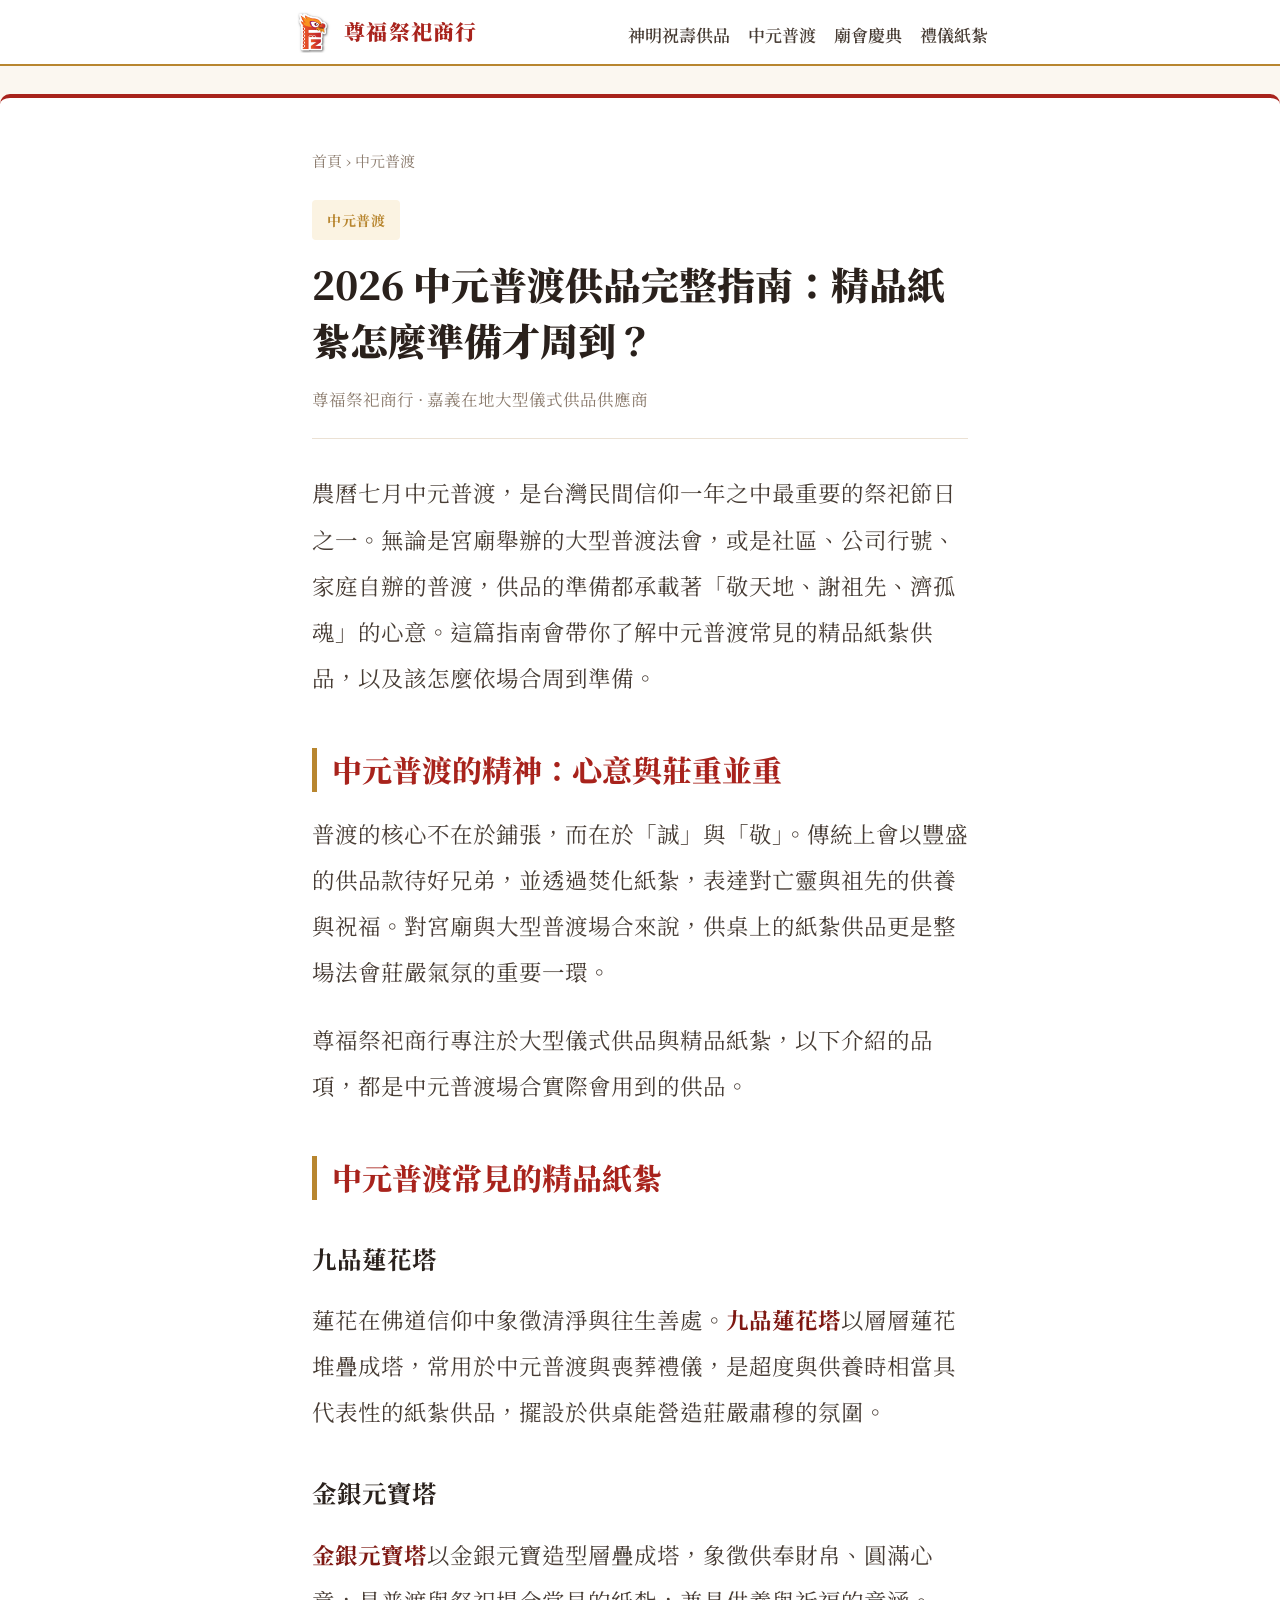
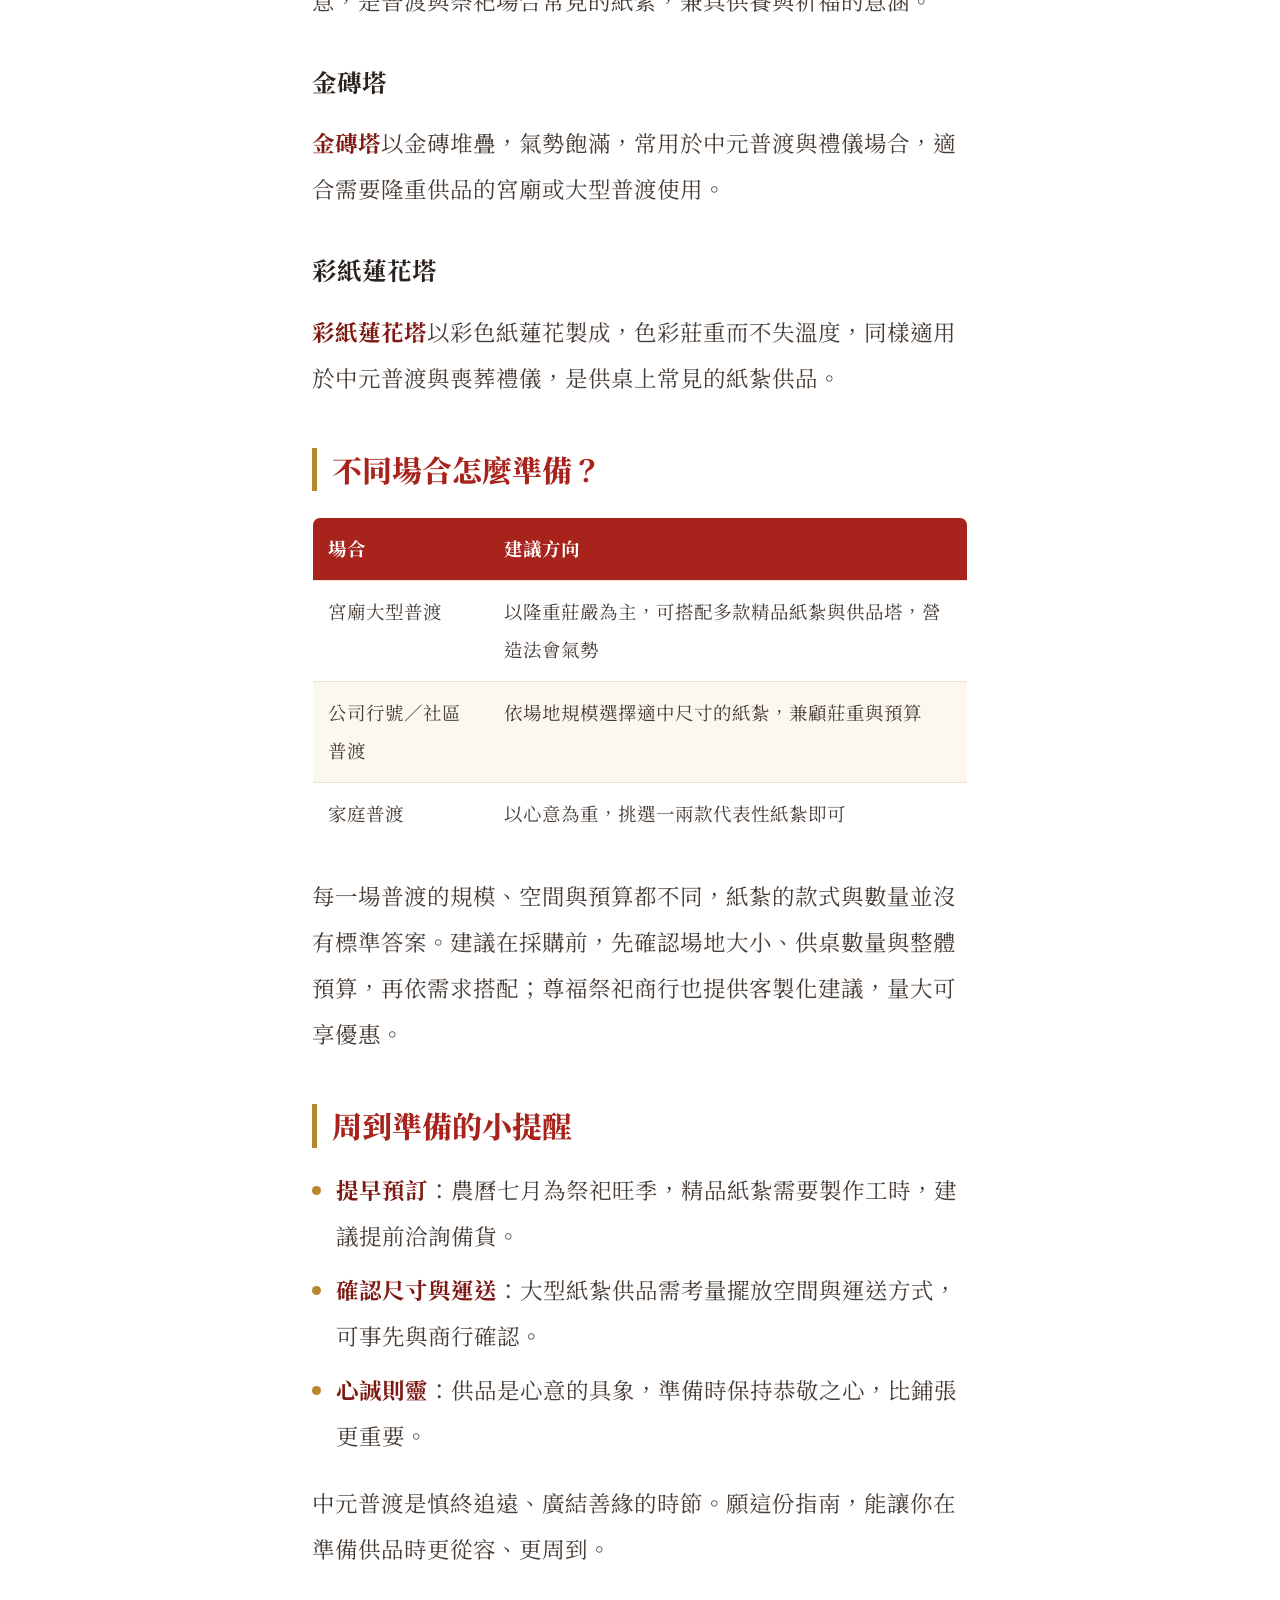
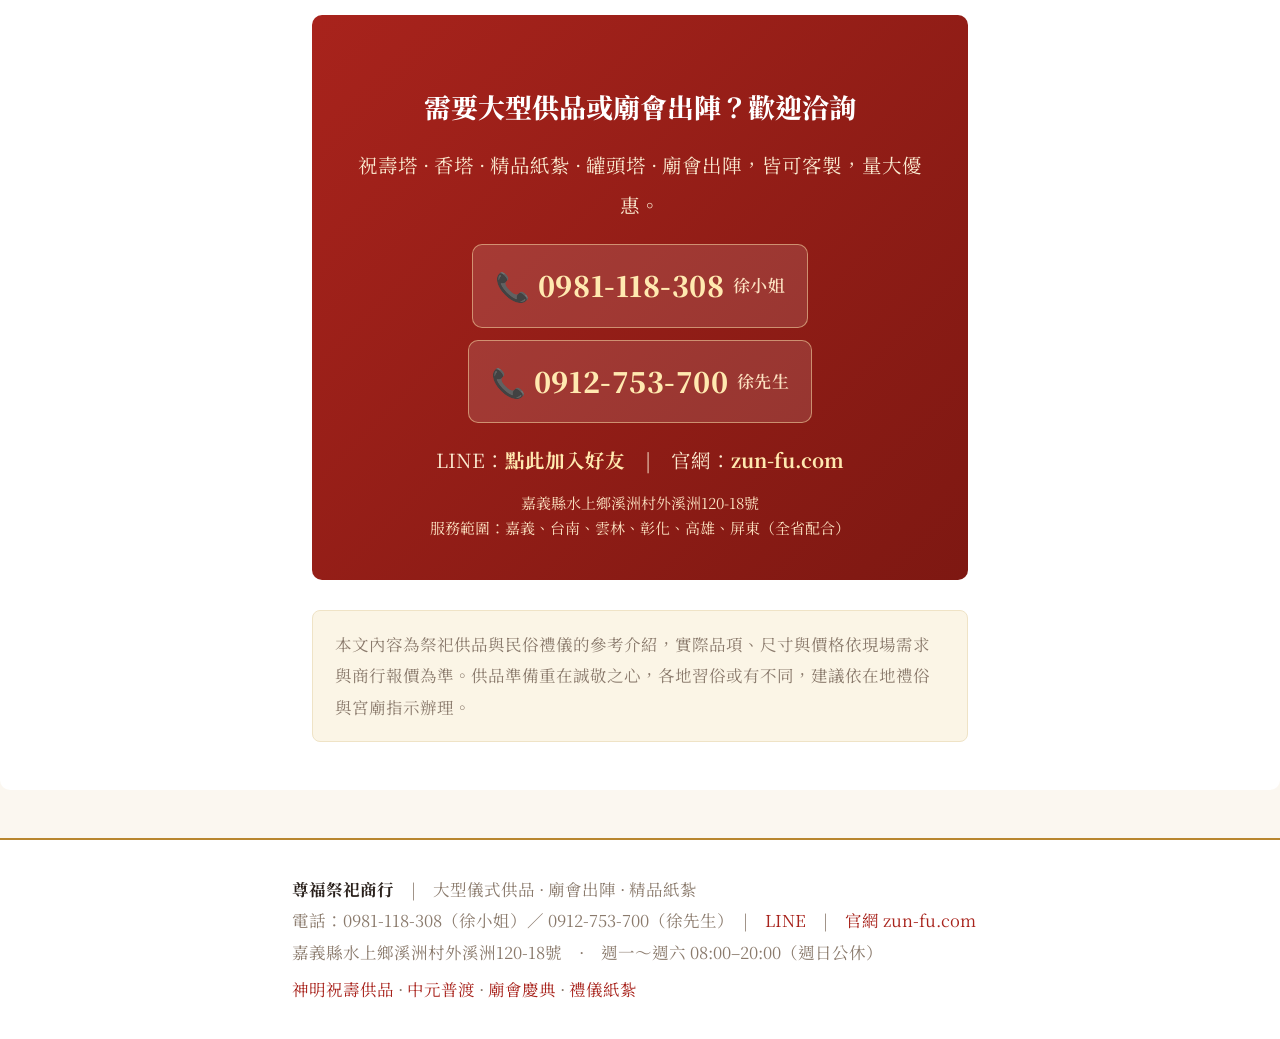
<file: posts/zhongyuan-pudu-guide.html>
<!DOCTYPE html>
<html lang="zh-Hant">
<head>
<meta charset="UTF-8">
<meta name="viewport" content="width=device-width, initial-scale=1">
<title>2026 中元普渡供品指南｜九品蓮花塔、金銀元寶塔、金磚塔怎麼選｜尊福祭祀商行</title>
<meta name="description" content="中元普渡要準備哪些供品？本文完整解析九品蓮花塔、金銀元寶塔、金磚塔、彩紙蓮花塔等精品紙紮的用途與意義，並提供宮廟與家庭普渡的準備建議。">
<meta property="og:type" content="article">
<meta property="og:title" content="2026 中元普渡供品指南｜九品蓮花塔、金銀元寶塔、金磚塔怎麼選">
<meta property="og:description" content="中元普渡要準備哪些供品？本文完整解析九品蓮花塔、金銀元寶塔、金磚塔、彩紙蓮花塔等精品紙紮的用途與意義，並提供宮廟與家庭普渡的準備建議。">
<meta property="og:url" content="https://youfuxu.github.io/zunfu-guide/posts/zhongyuan-pudu-guide.html">
<meta property="og:site_name" content="尊福祭祀商行">
<meta property="og:image" content="https://youfuxu.github.io/zunfu-guide/assets/logo.jpg">
<link rel="icon" href="../assets/logo.jpg">
<link rel="preconnect" href="https://fonts.googleapis.com"><link rel="preconnect" href="https://fonts.gstatic.com" crossorigin><link href="https://fonts.googleapis.com/css2?family=Noto+Serif+TC:wght@400;500;700;900&display=swap" rel="stylesheet">
<link rel="stylesheet" href="../assets/style.css">
</head>
<body>
<div class="topbar"><div class="wrap"><a href="../index.html" class="logo" style="display:flex;align-items:center;gap:10px"><img src="../assets/logo.jpg" alt="尊福祭祀商行" style="height:42px;width:auto;vertical-align:middle"><span>尊福祭祀商行</span></a><div class="topnav"><a href="../zhushou.html">神明祝壽供品</a><a href="../zhongyuan.html">中元普渡</a><a href="../miaohui.html">廟會慶典</a><a href="../liyi.html">禮儀紙紮</a></div></div></div>
<article><div class="wrap">
  <div class="crumb"><a href="../index.html">首頁</a> › <a href="../zhongyuan.html">中元普渡</a></div>
  <span class="pill">中元普渡</span>
  <h1>2026 中元普渡供品完整指南：精品紙紮怎麼準備才周到？</h1>
  <div class="byline">尊福祭祀商行 · 嘉義在地大型儀式供品供應商</div>
  <p>農曆七月中元普渡，是台灣民間信仰一年之中最重要的祭祀節日之一。無論是宮廟舉辦的大型普渡法會，或是社區、公司行號、家庭自辦的普渡，供品的準備都承載著「敬天地、謝祖先、濟孤魂」的心意。這篇指南會帶你了解中元普渡常見的精品紙紮供品，以及該怎麼依場合周到準備。</p>
<h2>中元普渡的精神：心意與莊重並重</h2>
<p>普渡的核心不在於鋪張，而在於「誠」與「敬」。傳統上會以豐盛的供品款待好兄弟，並透過焚化紙紮，表達對亡靈與祖先的供養與祝福。對宮廟與大型普渡場合來說，供桌上的紙紮供品更是整場法會莊嚴氣氛的重要一環。</p>
<p>尊福祭祀商行專注於大型儀式供品與精品紙紮，以下介紹的品項，都是中元普渡場合實際會用到的供品。</p>
<h2>中元普渡常見的精品紙紮</h2>
<h3>九品蓮花塔</h3>
<p>蓮花在佛道信仰中象徵清淨與往生善處。<strong>九品蓮花塔</strong>以層層蓮花堆疊成塔，常用於中元普渡與喪葬禮儀，是超度與供養時相當具代表性的紙紮供品，擺設於供桌能營造莊嚴肅穆的氛圍。</p>
<h3>金銀元寶塔</h3>
<p><strong>金銀元寶塔</strong>以金銀元寶造型層疊成塔，象徵供奉財帛、圓滿心意，是普渡與祭祀場合常見的紙紮，兼具供養與祈福的意涵。</p>
<h3>金磚塔</h3>
<p><strong>金磚塔</strong>以金磚堆疊，氣勢飽滿，常用於中元普渡與禮儀場合，適合需要隆重供品的宮廟或大型普渡使用。</p>
<h3>彩紙蓮花塔</h3>
<p><strong>彩紙蓮花塔</strong>以彩色紙蓮花製成，色彩莊重而不失溫度，同樣適用於中元普渡與喪葬禮儀，是供桌上常見的紙紮供品。</p>
<h2>不同場合怎麼準備？</h2>
<div class="table-scroll"><table>
<thead>
<tr>
<th>場合</th>
<th>建議方向</th>
</tr>
</thead>
<tbody>
<tr>
<td>宮廟大型普渡</td>
<td>以隆重莊嚴為主，可搭配多款精品紙紮與供品塔，營造法會氣勢</td>
</tr>
<tr>
<td>公司行號／社區普渡</td>
<td>依場地規模選擇適中尺寸的紙紮，兼顧莊重與預算</td>
</tr>
<tr>
<td>家庭普渡</td>
<td>以心意為重，挑選一兩款代表性紙紮即可</td>
</tr>
</tbody>
</table></div>
<p>每一場普渡的規模、空間與預算都不同，紙紮的款式與數量並沒有標準答案。建議在採購前，先確認場地大小、供桌數量與整體預算，再依需求搭配；尊福祭祀商行也提供客製化建議，量大可享優惠。</p>
<h2>周到準備的小提醒</h2>
<ul>
<li><strong>提早預訂</strong>：農曆七月為祭祀旺季，精品紙紮需要製作工時，建議提前洽詢備貨。</li>
<li><strong>確認尺寸與運送</strong>：大型紙紮供品需考量擺放空間與運送方式，可事先與商行確認。</li>
<li><strong>心誠則靈</strong>：供品是心意的具象，準備時保持恭敬之心，比鋪張更重要。</li>
</ul>
<p>中元普渡是慎終追遠、廣結善緣的時節。願這份指南，能讓你在準備供品時更從容、更周到。</p>
  <div class="cta"><h3>需要大型供品或廟會出陣？歡迎洽詢</h3><p>祝壽塔 · 香塔 · 精品紙紮 · 罐頭塔 · 廟會出陣，皆可客製，量大優惠。</p><div class="phones"><a class="ph" href="tel:0981118308">📞 0981-118-308<span class="who">徐小姐</span></a><a class="ph" href="tel:0912753700">📞 0912-753-700<span class="who">徐先生</span></a></div><p>LINE：<a href="https://line.me/ti/p/Axsh3-x874" target="_blank" rel="noopener">點此加入好友</a>　|　官網：<a href="https://zun-fu.com/" target="_blank" rel="noopener">zun-fu.com</a></p><p style="font-size:15px;color:#FBE0C0;line-height:1.7">嘉義縣水上鄉溪洲村外溪洲120-18號<br>服務範圍：嘉義、台南、雲林、彰化、高雄、屏東（全省配合）</p></div>
  <p class="note">本文內容為祭祀供品與民俗禮儀的參考介紹，實際品項、尺寸與價格依現場需求與商行報價為準。供品準備重在誠敬之心，各地習俗或有不同，建議依在地禮俗與宮廟指示辦理。</p>
</div></article>
<footer><div class="wrap"><div><strong>尊福祭祀商行</strong>　|　大型儀式供品 · 廟會出陣 · 精品紙紮</div><div>電話：0981-118-308（徐小姐）／ 0912-753-700（徐先生）　|　<a href="https://line.me/ti/p/Axsh3-x874" target="_blank" rel="noopener">LINE</a>　|　<a href="https://zun-fu.com/" target="_blank" rel="noopener">官網 zun-fu.com</a></div><div>嘉義縣水上鄉溪洲村外溪洲120-18號　·　週一～週六 08:00–20:00（週日公休）</div><div style="margin-top:6px"><a href="zhushou.html">神明祝壽供品</a> · <a href="zhongyuan.html">中元普渡</a> · <a href="miaohui.html">廟會慶典</a> · <a href="liyi.html">禮儀紙紮</a></div></div></footer>
</body>
</html>
</file>
<file: assets/style.css>
/* 尊福祭祀商行 — 設計系統（暖色．紅金．傳統莊重） */
:root{
  --red:#A8231C; --red-dark:#7E1812; --gold:#B8862F; --gold-soft:#FBF3E2;
  --ink:#2A211C; --body:#473C34; --muted:#8A7A6C; --line:#EBE1D4;
  --bg:#FBF7F0; --card:#FFFFFF; --note:#9A7B2E; --note-bg:#FBF5E6;
}
*{margin:0;padding:0;box-sizing:border-box}
html{scroll-behavior:smooth}
body{background:var(--bg);color:var(--body);font-family:'Noto Serif TC',"Songti TC",serif;line-height:2.05;font-size:22.5px;-webkit-font-smoothing:antialiased}
a{color:var(--red)}
a:hover{color:var(--red-dark)}
.wrap{max-width:740px;margin:0 auto;padding:0 22px}

/* 頂部品牌列 */
.topbar{background:var(--card);border-bottom:2px solid var(--gold);position:sticky;top:0;z-index:20}
.topbar .wrap{display:flex;align-items:center;justify-content:space-between;height:64px}
.logo{font-weight:900;font-size:21px;color:var(--red);letter-spacing:.06em;text-decoration:none;font-family:'Noto Serif TC',serif}
.topnav a{color:var(--body);font-size:17px;font-weight:600;margin-left:18px;text-decoration:none}
.topnav a:hover{color:var(--red)}
@media(max-width:600px){.topnav a{margin-left:10px;font-size:15px}.logo span{font-size:18px}}

/* 文章 */
article{background:var(--card);margin:28px auto;padding:48px 0;border-radius:10px;border-top:4px solid var(--red)}
article .wrap{padding:0 42px}
@media(max-width:600px){article .wrap{padding:0 22px}article{padding:32px 0}}
.crumb{font-size:15px;color:var(--muted);margin-bottom:16px}
.crumb a{color:var(--muted);text-decoration:none}
.pill{display:inline-block;background:var(--gold-soft);color:var(--gold);font-size:14px;font-weight:700;padding:6px 15px;border-radius:4px;margin-bottom:16px;letter-spacing:.04em}
h1{font-size:38px;font-weight:900;color:var(--ink);line-height:1.45;margin-bottom:16px;font-family:'Noto Serif TC',serif}
.byline{font-size:16.5px;color:var(--muted);margin-bottom:30px;padding-bottom:22px;border-bottom:1px solid var(--line)}
article h2{font-size:30px;font-weight:800;color:var(--red);margin:48px 0 18px;line-height:1.45;padding-left:15px;border-left:5px solid var(--gold)}
article h3{font-size:24.5px;font-weight:700;color:var(--ink);margin:34px 0 12px}
article p{margin:0 0 22px;color:var(--body)}
article strong{color:var(--red-dark);font-weight:700}
article ul,article ol{margin:0 0 20px;padding-left:24px}
article li{margin:8px 0}
article ul li::marker{color:var(--gold)}
article ol li::marker{color:var(--red);font-weight:700}
article hr{border:none;border-top:1px solid var(--line);margin:36px 0}
article a{text-decoration:underline;text-decoration-color:rgba(168,35,28,.3)}

/* 表格 */
.table-scroll{overflow-x:auto;margin:26px 0}
table{width:100%;border-collapse:collapse;font-size:18.5px;background:var(--card);border:1px solid var(--line);border-radius:8px;overflow:hidden}
th,td{text-align:left;padding:12px 15px;border-bottom:1px solid var(--line);vertical-align:top}
th{background:var(--red);color:#fff;font-weight:700;white-space:nowrap}
tr:nth-child(even) td{background:#FCF8F1}
tr:last-child td{border-bottom:none}

/* 引言 */
blockquote{background:var(--gold-soft);border-left:4px solid var(--gold);padding:16px 20px;margin:24px 0;border-radius:0 6px 6px 0;color:var(--ink)}
blockquote p{margin:0}

/* 商品卡 */
.prod{background:var(--gold-soft);border:1px solid #E8DCC0;border-radius:8px;padding:18px 22px;margin:20px 0}
.prod h3{margin:0 0 8px;color:var(--red-dark)}
.prod p{margin:0;font-size:19px}

/* CTA 洽詢 */
.cta{background:linear-gradient(135deg,var(--red),var(--red-dark));color:#fff;border-radius:10px;padding:30px 34px;margin:44px 0 8px;text-align:center}
.cta h3{color:#fff;font-size:27px;font-weight:800;margin-bottom:12px;font-family:'Noto Serif TC',serif}
.cta p{color:#FBEAD0;margin-bottom:9px;font-size:19.5px}
.phones{display:flex;flex-wrap:wrap;justify-content:center;gap:12px 20px;margin:18px 0}
.phones .ph{display:inline-flex;align-items:center;gap:8px;white-space:nowrap;background:rgba(255,255,255,.12);border:1px solid rgba(255,233,176,.5);border-radius:10px;padding:12px 22px;font-size:28px;font-weight:900;color:#FFE9B0;letter-spacing:.02em;text-decoration:none}
.phones .ph:hover{background:rgba(255,255,255,.2)}
.phones .ph .who{font-size:17px;font-weight:600;color:#FBE0C0}
@media(max-width:600px){.phones .ph{font-size:24px;padding:11px 18px;width:100%;justify-content:center}}
.cta a{color:#FFE9B0;font-weight:700}

/* 免責 / 說明 */
.note{font-size:16.5px;color:var(--muted);background:var(--note-bg);border:1px solid #EFE3C6;border-radius:8px;padding:18px 22px;margin:30px 0 0;line-height:1.9}

/* 首頁 / 索引 */
.hero{background:linear-gradient(135deg,#FBF0DD,#F7E6E2);border-bottom:2px solid var(--gold);padding:58px 0 50px;text-align:center}
.hero h1{font-size:42px;border:none;color:var(--red)}
.hero .sub{font-size:19px;color:var(--gold);font-weight:700;letter-spacing:.1em;margin-top:6px}
.hero p{font-size:20.5px;color:var(--body);max-width:600px;margin:18px auto 0;line-height:1.95}
.section-title{font-size:27px;font-weight:800;color:var(--red);margin:48px 0 6px;display:flex;align-items:center;gap:9px}
.section-title .bar{width:6px;height:27px;background:var(--gold);border-radius:2px;display:inline-block}
.section-sub{color:var(--muted);font-size:17px;margin-bottom:18px}
.cards{display:grid;grid-template-columns:1fr 1fr;gap:16px}
@media(max-width:600px){.cards{grid-template-columns:1fr}}
.card{background:var(--card);border:1px solid var(--line);border-radius:10px;padding:22px;transition:.15s;display:block;text-decoration:none}
.card:hover{border-color:var(--red);box-shadow:0 6px 20px rgba(168,35,28,.08);transform:translateY(-2px)}
.card .ct{font-size:14px;font-weight:700;color:var(--gold);letter-spacing:.05em}
.card .ch{font-size:21px;font-weight:800;color:var(--ink);margin:8px 0 0;line-height:1.5;font-family:'Noto Serif TC',serif}
.card .cd{font-size:17px;color:var(--muted);margin-top:10px;line-height:1.7}

/* 頁尾 */
footer{border-top:2px solid var(--gold);margin-top:48px;padding:34px 0;color:var(--muted);font-size:16.5px;background:var(--card)}
footer .wrap{line-height:1.9}
footer a{color:var(--red);text-decoration:none}
footer strong{color:var(--ink)}
</file>
